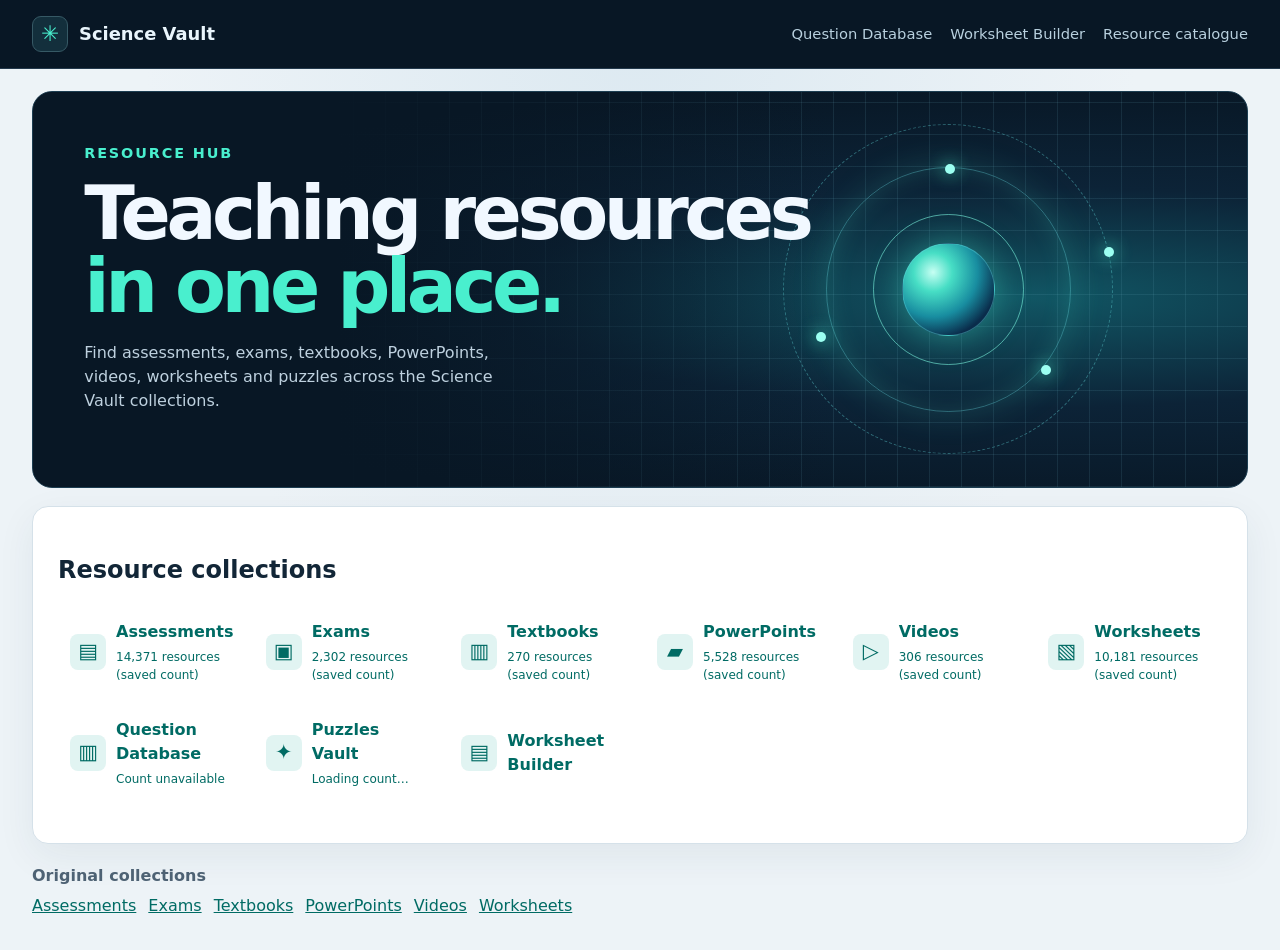
<file: index.html>
<!doctype html>
<html lang="en-AU">
<head>
<meta charset="utf-8">
<meta name="viewport" content="width=device-width, initial-scale=1">
<meta name="theme-color" content="#081725">
<title>Science Vault Resource Hub</title>
<link rel="stylesheet" href="style.css?v=collection-filters-2">
<script type="module" src="app.js?v=accounting-bank-127"></script>
</head>
<body>
<a class="skip" href="#catalogue">Skip to search</a>
<header class="topbar"><div class="wrap topbar-inner">
<a class="brand" href="./"><span class="brand-mark" aria-hidden="true">✳</span><span>Science Vault</span></a>
<nav class="top-nav" aria-label="Main navigation"><a class="top-link" href="questions.html">Question Database</a><a class="top-link" href="worksheet-builder.html">Worksheet Builder</a><a class="top-link" href="#catalogue">Resource catalogue</a></nav>
</div></header>
<main class="wrap">
<section class="intro">
  <div class="intro-copy">
    <p class="eyebrow">Resource Hub</p>
    <h1>Teaching resources<br><span>in one place.</span></h1>
    <p class="intro-description">Find assessments, exams, textbooks, PowerPoints, videos, worksheets and puzzles across the Science Vault collections.</p>
    </div>
  <div class="orbit" aria-hidden="true"><div class="orbit-ring outer"></div><div class="orbit-ring middle"></div><div class="orbit-ring inner"></div><div class="orbit-core"></div><i></i><i></i><i></i><i></i></div>
</section>
<section id="catalogue" class="catalogue" aria-labelledby="collection-heading"><h2 id="collection-heading">Resource collections</h2><nav id="collections" aria-label="Resource collections"></nav></section>

<footer><p>Original collections</p><div id="sources"></div></footer>
</main>

</body>
</html>
</file>
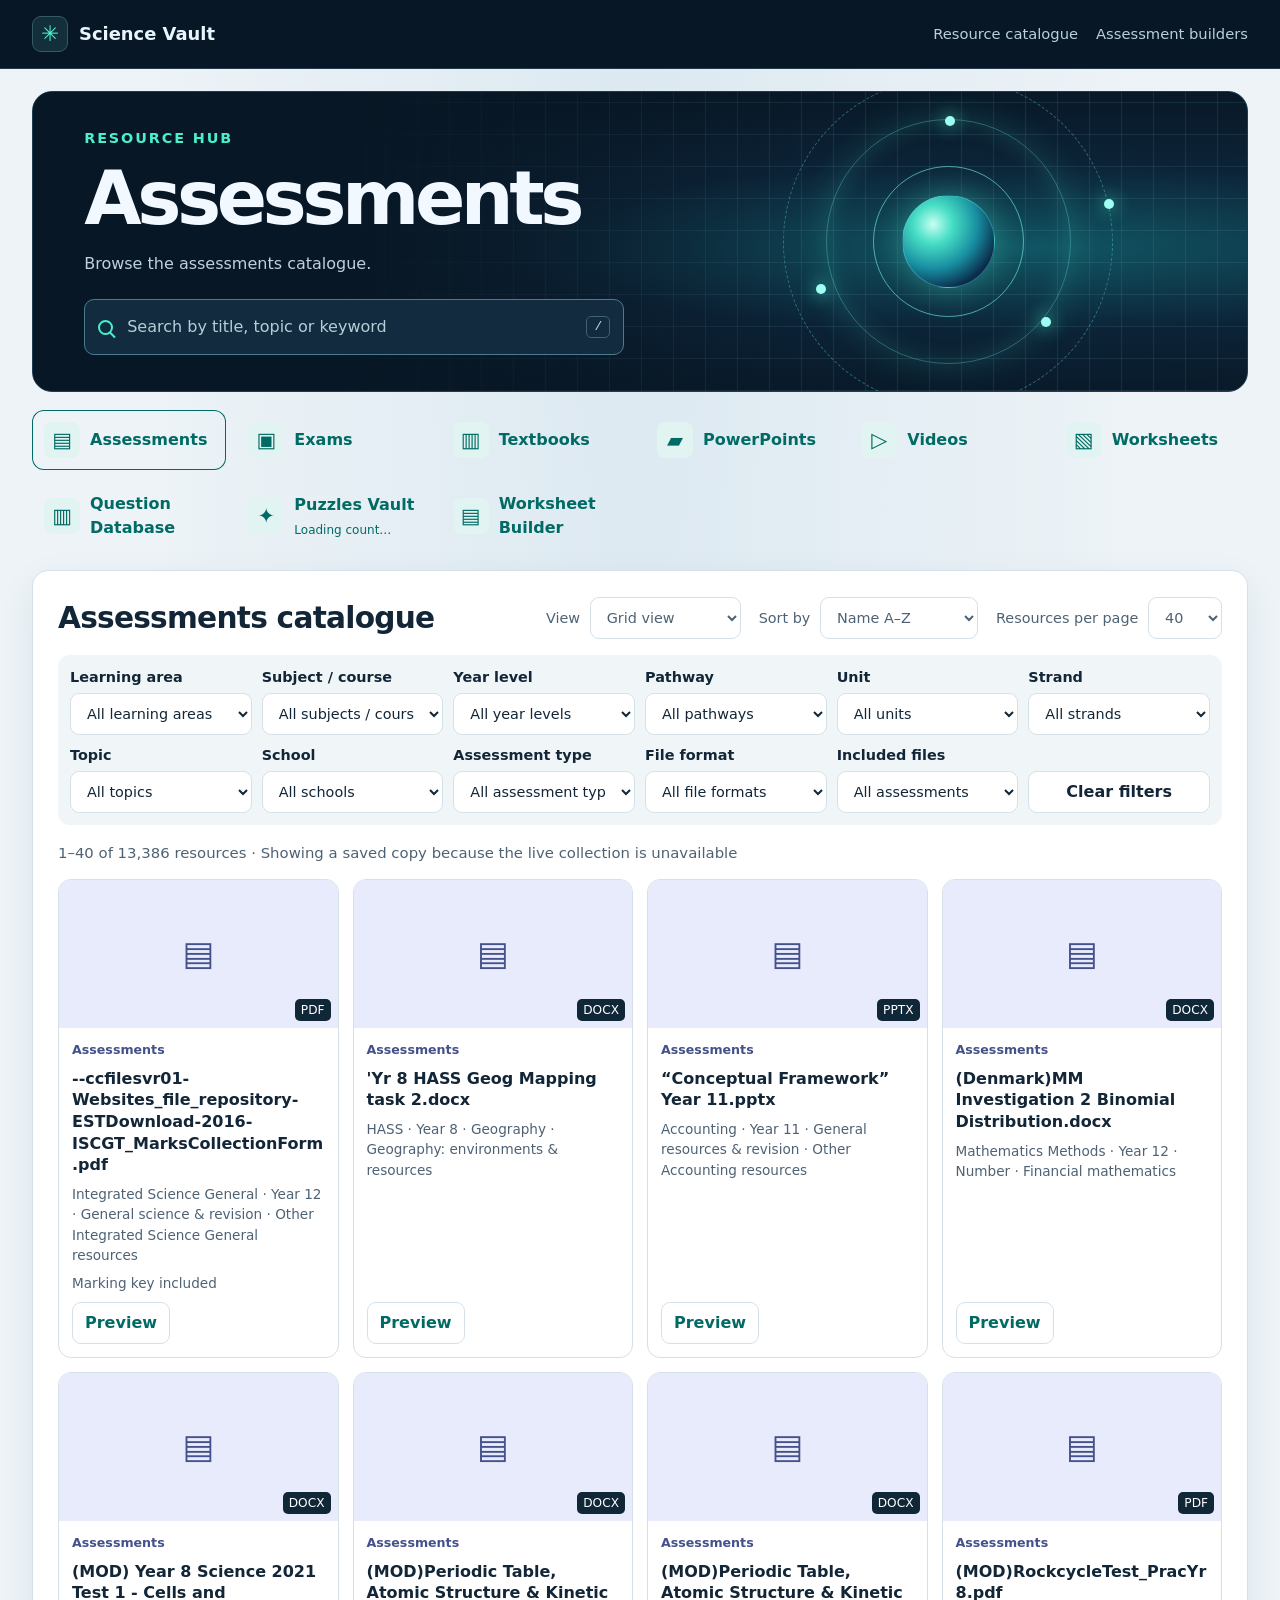
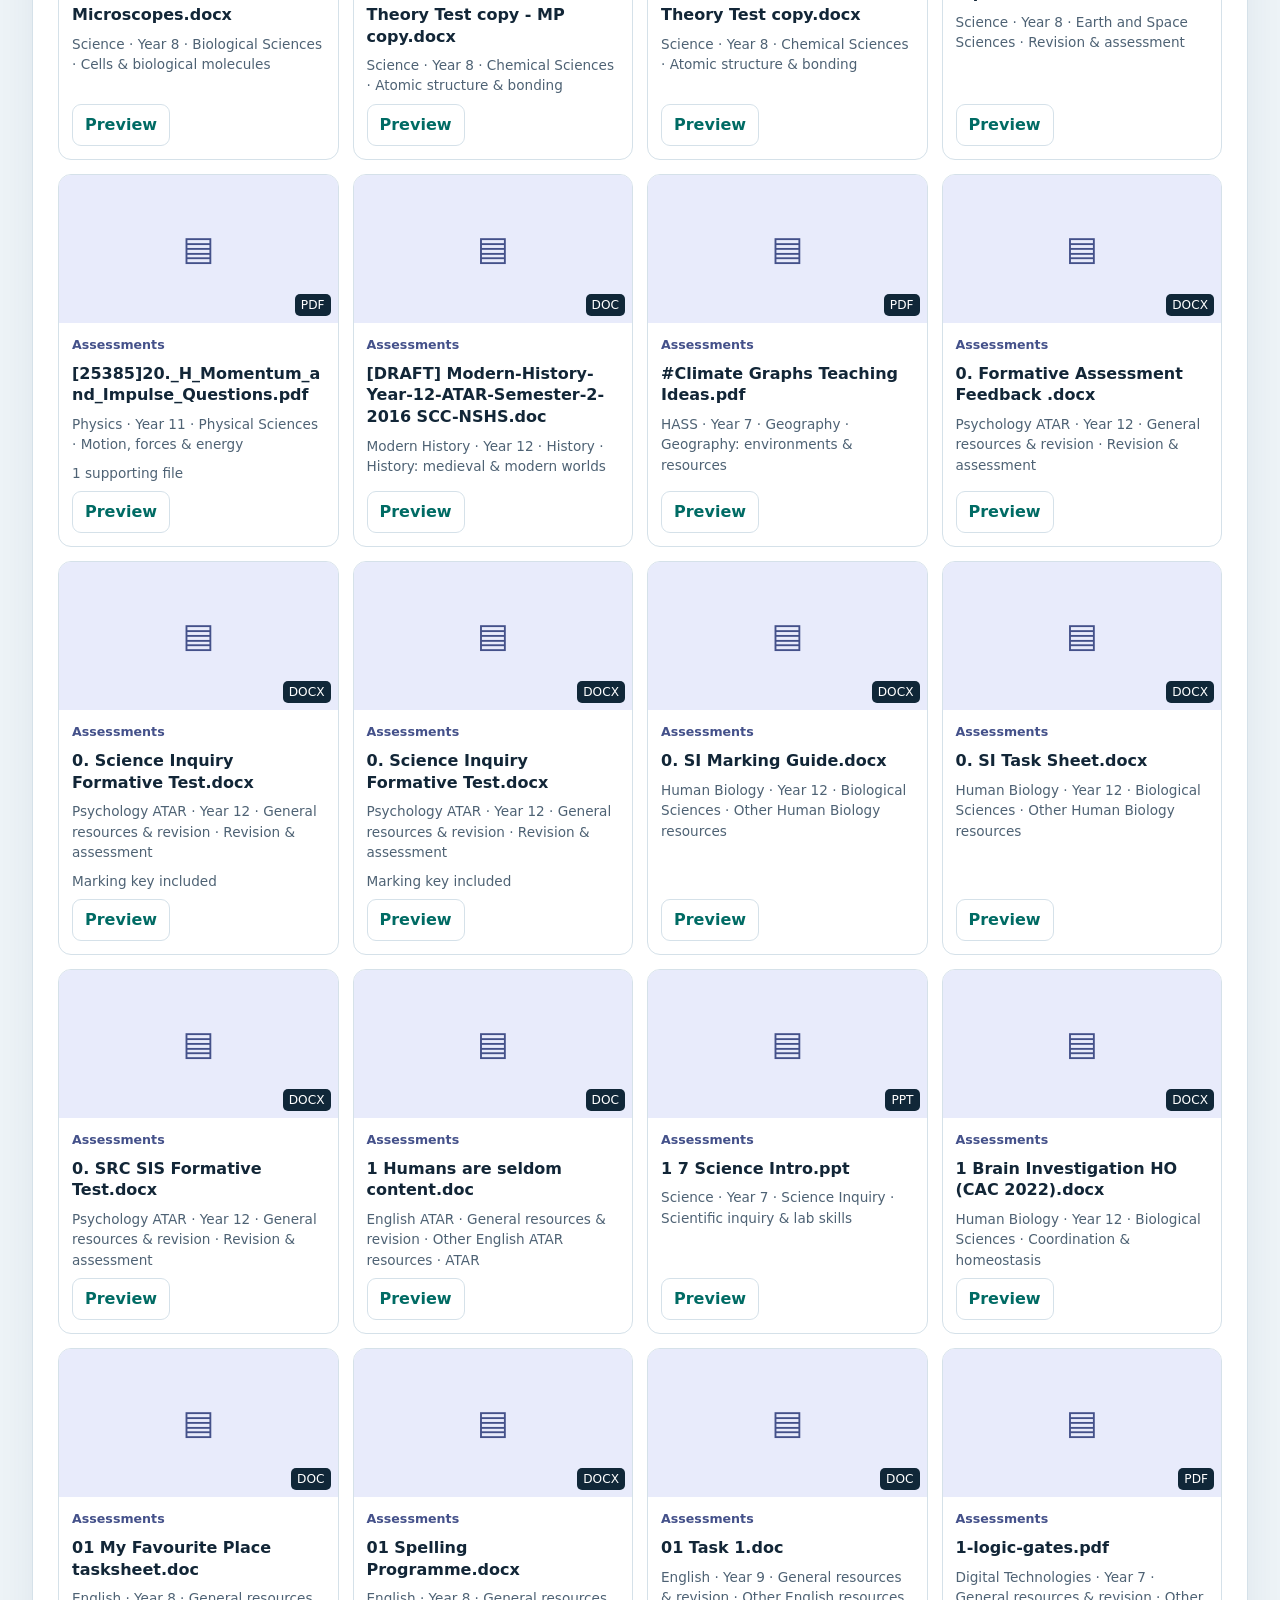
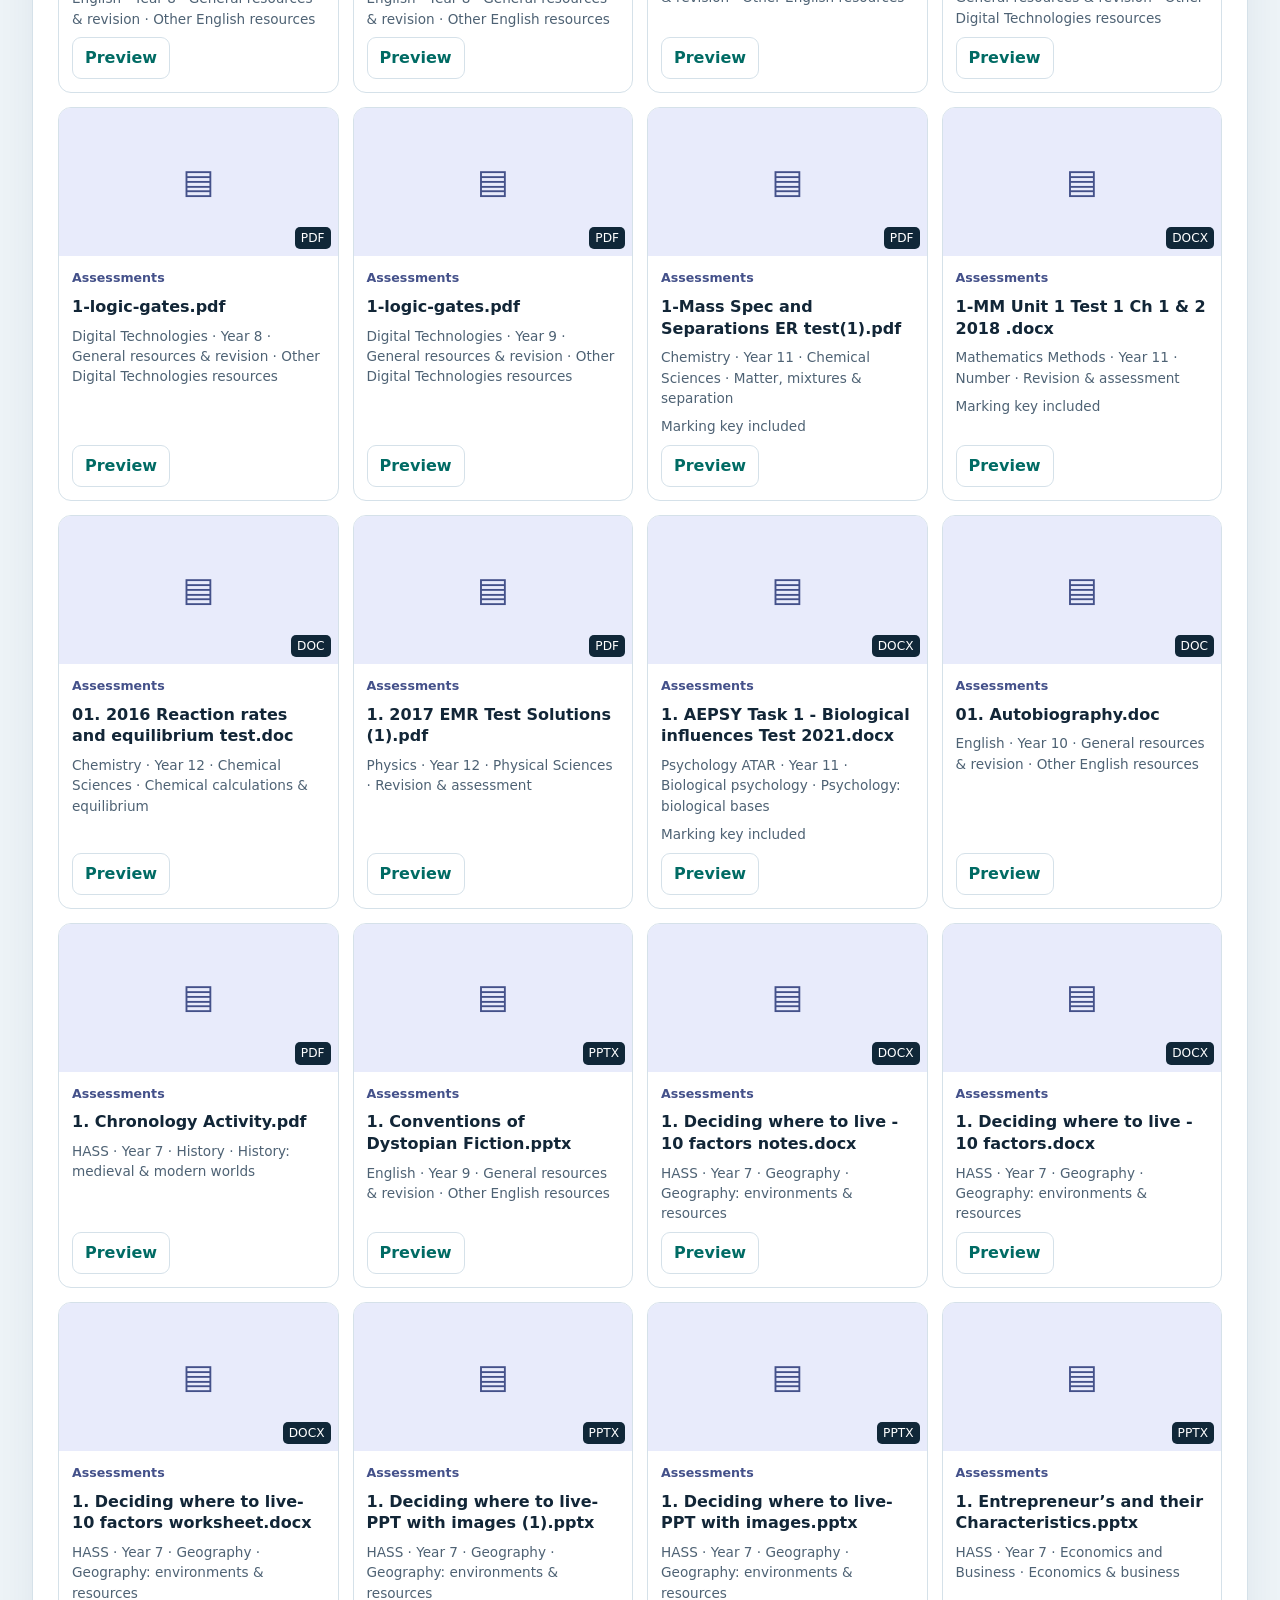
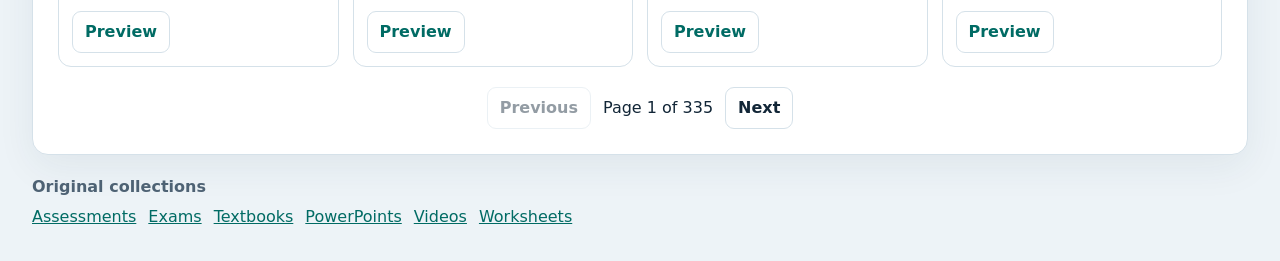
<file: assessments.html>
<!doctype html>
<html lang="en-AU">
<head>
<meta charset="utf-8">
<meta name="viewport" content="width=device-width, initial-scale=1">
<meta name="theme-color" content="#081725">
<title>Assessments · Science Vault Resource Hub</title>
<link rel="stylesheet" href="style.css?v=collection-filters-2">
<script type="module" src="app.js?v=catalogue-refresh-1"></script>
<style>
.ppt-tree{background:#fff;color:#122637;border:1px solid #d5e1e9;border-radius:12px;padding:16px 10px 22px;width:100%}
.ppt-tree-heading{display:flex;align-items:baseline;gap:15px;padding:0 12px 12px}
.ppt-tree-heading strong{font-size:1.4rem}
.ppt-tree-count{font-size:.85rem;color:#4e6274}
.ppt-tree-content{overflow-x:auto}
.ppt-tree-line{--tree-depth:0;display:flex;align-items:center;gap:10px;min-height:32px;padding:2px 12px 2px calc(12px + var(--tree-depth)*23px);font-size:.94rem}
.ppt-tree-line:hover{background:#edf3f7}
.ppt-tree-toggle{min-height:27px;display:inline-flex;align-items:center;gap:8px;padding:1px 4px;background:transparent;border:0;color:#006b64;font-weight:400;text-align:left}
.ppt-tree-toggle:hover{background:#eaf8f5}
.ppt-tree-chevron{width:12px;color:#4e6274}
.ppt-tree-filename{color:#006b64;overflow-wrap:anywhere}
.ppt-tree-file-icon{margin-left:19px}
.ppt-tree-action{min-height:26px;padding:2px 10px;background:#006b64;border:0;border-radius:4px;color:white;font-size:.78rem}
.ppt-tree-download{font-size:1.3rem;color:#006b64;text-decoration:none;padding:0 5px}
.ppt-tree-empty{padding:10px 16px;color:#4e6274}
body:has(#viewMode option[value="directory"]:checked) main.wrap{width:calc(100% - 32px);max-width:none}
body:has(#viewMode option[value="directory"]:checked) #results{width:100%;max-width:none;display:block}
@media(max-width:720px){body:has(#viewMode option[value="directory"]:checked) main.wrap{width:calc(100% - 16px)}}
</style>
</head>
<body data-collection="assessments">
<a class="skip" href="#query">Skip to search</a>
<header class="topbar"><div class="wrap topbar-inner">
<a class="brand" href="./"><span class="brand-mark" aria-hidden="true">✳</span><span>Science Vault</span></a>
<nav class="top-nav" aria-label="Main navigation"><a class="top-link" href="#catalogue">Resource catalogue</a><a class="top-link" href="./#assessment-builders">Assessment builders</a></nav>
</div></header>
<main class="wrap">
<section class="intro">
  <div class="intro-copy">
    <p class="eyebrow">Resource Hub</p>
    <h1>Assessments</h1>
    <p class="intro-description">Browse the assessments catalogue.</p>
    <div class="search-box">
      <span class="search-icon" aria-hidden="true"></span>
      <input aria-label="Search resources" id="query" type="search" placeholder="Search by title, topic or keyword">
      <kbd aria-hidden="true">/</kbd>
    </div>
  </div>
  <div class="orbit" aria-hidden="true"><div class="orbit-ring outer"></div><div class="orbit-ring middle"></div><div class="orbit-ring inner"></div><div class="orbit-core"></div><i></i><i></i><i></i><i></i></div>
</section>
<nav id="collections" aria-label="Resource collections"></nav>
<section class="catalogue" id="catalogue" aria-labelledby="catalogue-title">
<div class="catalogue-head"><h2 id="catalogue-title">Assessments catalogue</h2><div class="catalogue-options"><label class="sort">View <select id="viewMode" aria-label="Assessments display mode"><option value="grid">Grid view</option><option value="directory">Directory view</option></select></label><label class="sort">Sort by <select id="sort"><option value="title">Name A–Z</option><option value="newest">Recently added</option><option value="school">School A–Z</option></select></label><label class="sort">Resources per page <select id="pageSize"><option>20</option><option selected>40</option><option>60</option><option>100</option></select></label></div></div>
<div class="filters">
<label>Learning area<select id="area" data-all="All learning areas"><option value="">All learning areas</option></select></label>
<label>Subject / course<select id="subject" data-all="All subjects / courses"><option value="">All subjects / courses</option></select></label>
<label>Year level<select id="year" data-all="All year levels"><option value="">All year levels</option></select></label>
<label>Pathway<select id="pathway" data-all="All pathways"><option value="">All pathways</option></select></label>
<label>Unit<select id="unit" data-all="All units"><option value="">All units</option></select></label>
<label>Strand<select id="strand" data-all="All strands"><option value="">All strands</option></select></label>
<label>Topic<select id="topic" data-all="All topics"><option value="">All topics</option></select></label>
<label>School<select id="school" data-all="All schools"><option value="">All schools</option></select></label>
<label>Assessment type<select id="assessmentTypes" data-all="All assessment types"><option value="">All assessment types</option></select></label>
<label>File format<select id="fileFormats" data-all="All file formats"><option value="">All file formats</option></select></label>
<label>Included files<select id="materials" data-all="All assessments"><option value="">All assessments</option></select></label>
<button id="clear" type="button">Clear filters</button>
</div>
<div class="results-bar"><p id="status" role="status">Loading catalogue…</p></div>
<div id="results"></div>
<nav id="pages" aria-label="Results pages"></nav>
</section>
<footer><p>Original collections</p><div id="sources"></div></footer>
</main>
<dialog id="detail" aria-labelledby="detail-title"><div class="dialog-head"><h2 id="detail-title"></h2><form method="dialog"><button aria-label="Close preview">Close</button></form></div><p id="detail-meta"></p><div id="actions"></div><div id="preview"></div><section id="related-files" hidden></section></dialog>
</body>
</html>
</file>
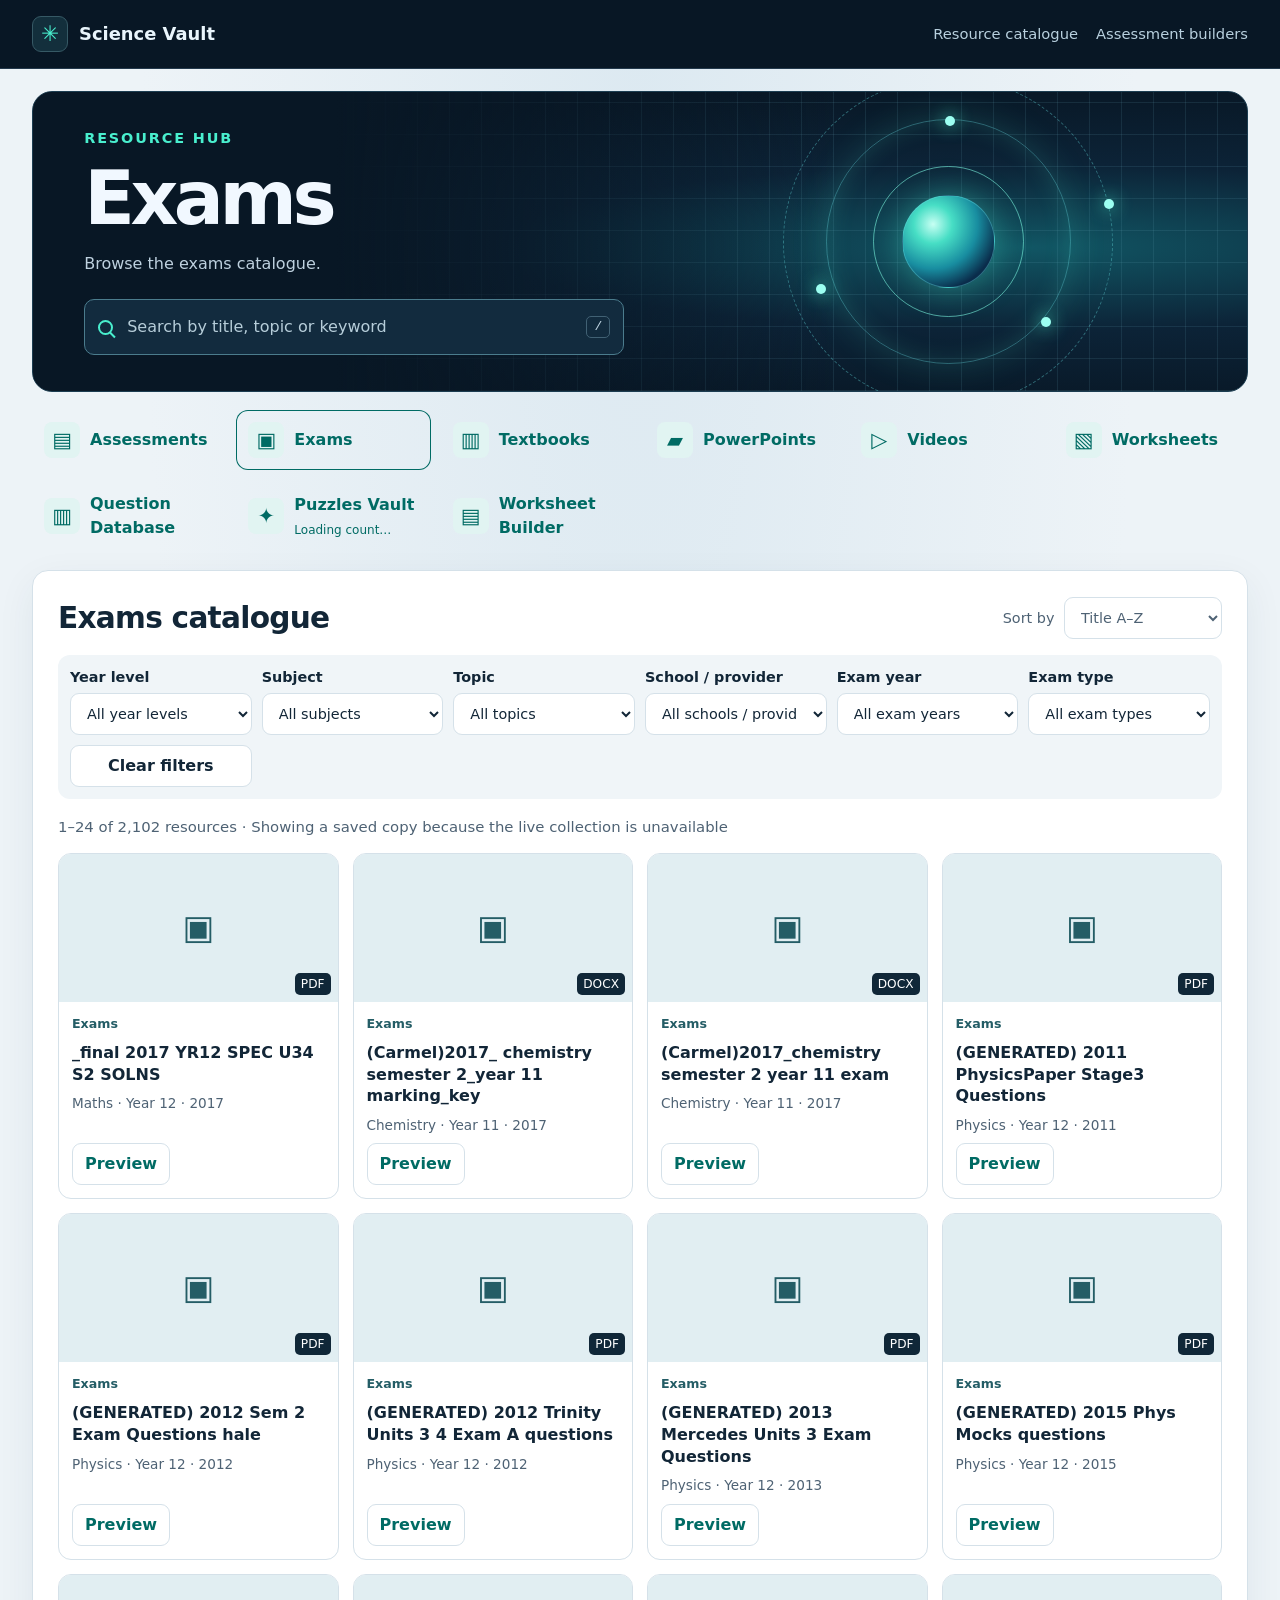
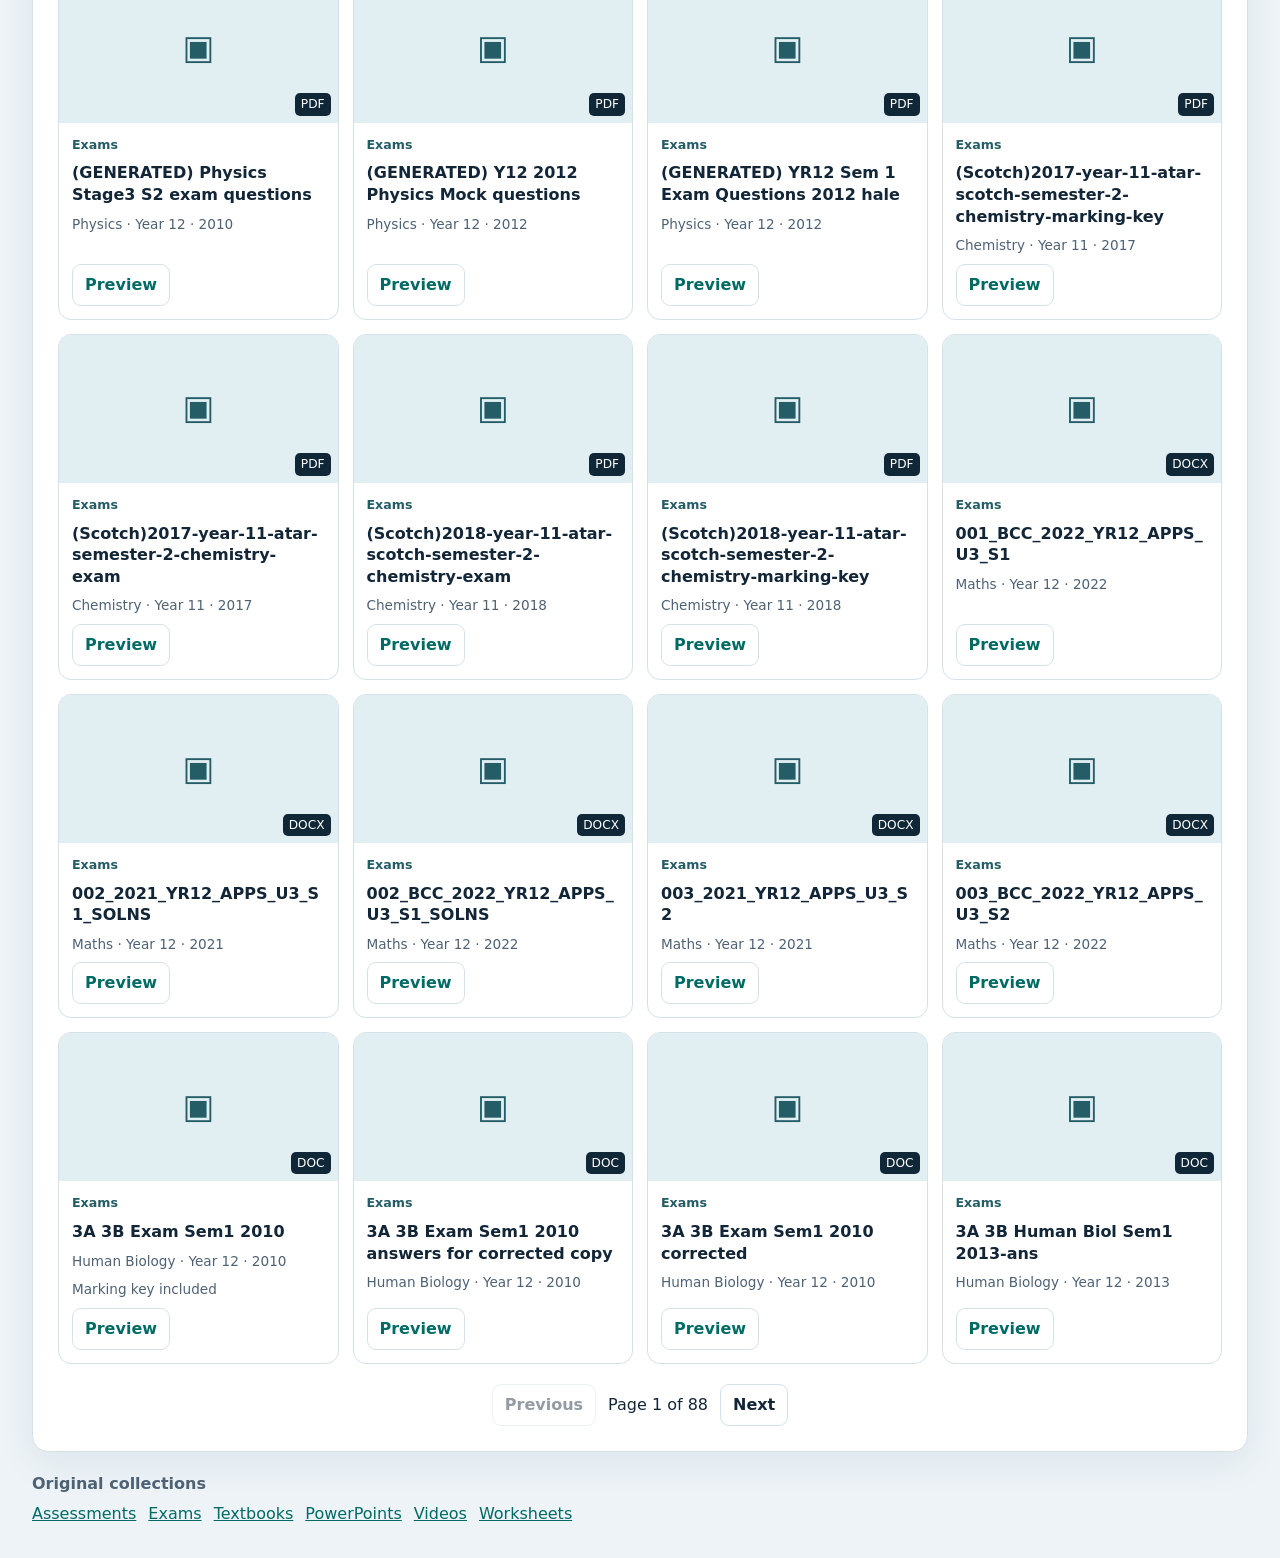
<file: exams.html>
<!doctype html>
<html lang="en-AU">
<head>
<meta charset="utf-8">
<meta name="viewport" content="width=device-width, initial-scale=1">
<meta name="theme-color" content="#081725">
<title>Exams · Science Vault Resource Hub</title>
<link rel="stylesheet" href="style.css?v=collection-filters-2">
<script type="module" src="app.js?v=catalogue-refresh-1"></script>
</head>
<body data-collection="exams">
<a class="skip" href="#query">Skip to search</a>
<header class="topbar"><div class="wrap topbar-inner">
<a class="brand" href="./"><span class="brand-mark" aria-hidden="true">✳</span><span>Science Vault</span></a>
<nav class="top-nav" aria-label="Main navigation"><a class="top-link" href="#catalogue">Resource catalogue</a><a class="top-link" href="./#assessment-builders">Assessment builders</a></nav>
</div></header>
<main class="wrap">
<section class="intro">
  <div class="intro-copy">
    <p class="eyebrow">Resource Hub</p>
    <h1>Exams</h1>
    <p class="intro-description">Browse the exams catalogue.</p>
    <div class="search-box">
      <span class="search-icon" aria-hidden="true"></span>
      <input aria-label="Search resources" id="query" type="search" placeholder="Search by title, topic or keyword">
      <kbd aria-hidden="true">/</kbd>
    </div>
  </div>
  <div class="orbit" aria-hidden="true"><div class="orbit-ring outer"></div><div class="orbit-ring middle"></div><div class="orbit-ring inner"></div><div class="orbit-core"></div><i></i><i></i><i></i><i></i></div>
</section>
<nav id="collections" aria-label="Resource collections"></nav>
<section class="catalogue" id="catalogue" aria-labelledby="catalogue-title">
<div class="catalogue-head"><h2 id="catalogue-title">Exams catalogue</h2><div class="catalogue-options"><label class="sort">Sort by <select id="sort"><option value="title">Title A–Z</option><option value="newest">Recently added</option><option value="year">Year level</option></select></label></div></div>
<div class="filters">
<label>Year level<select id="year" data-all="All year levels"><option value="">All year levels</option></select></label>
<label>Subject<select id="subject" data-all="All subjects"><option value="">All subjects</option></select></label>
<label>Topic<select id="topic" data-all="All topics"><option value="">All topics</option></select></label>
<label>School / provider<select id="school" data-all="All schools / providers"><option value="">All schools / providers</option></select></label>
<label>Exam year<select id="examYear" data-all="All exam years"><option value="">All exam years</option></select></label>
<label>Exam type<select id="examType" data-all="All exam types"><option value="">All exam types</option></select></label>
<button id="clear" type="button">Clear filters</button>
</div>
<div class="results-bar"><p id="status" role="status">Loading catalogue…</p></div>
<div id="results"></div>
<nav id="pages" aria-label="Results pages"></nav>
</section>
<footer><p>Original collections</p><div id="sources"></div></footer>
</main>
<dialog id="detail" aria-labelledby="detail-title"><div class="dialog-head"><h2 id="detail-title"></h2><form method="dialog"><button aria-label="Close preview">Close</button></form></div><p id="detail-meta"></p><div id="actions"></div><div id="preview"></div><section id="related-files" hidden></section></dialog>
</body>
</html>
</file>
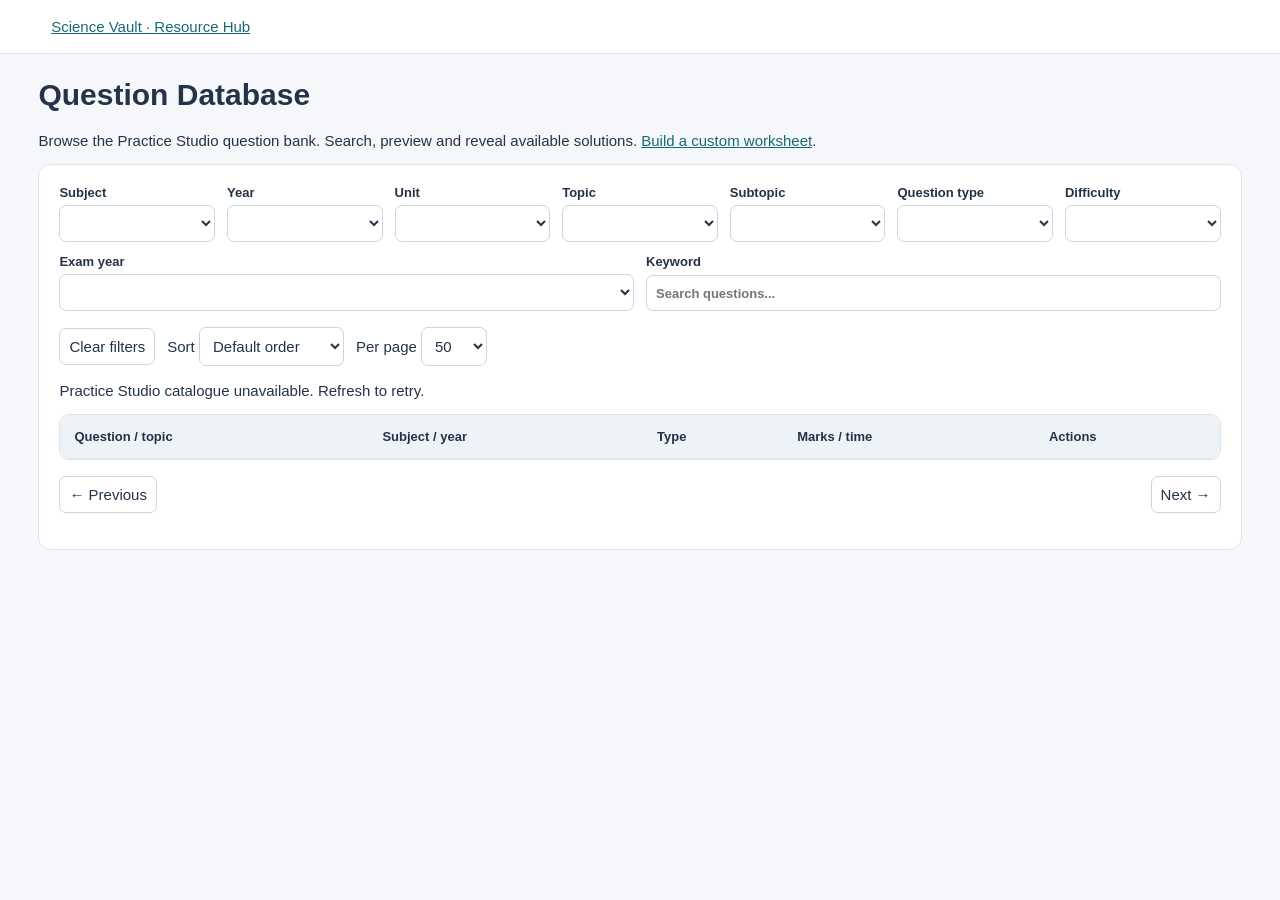
<file: questions.html>
<!doctype html><html lang="en-AU"><head><meta charset="utf-8"><meta name="viewport" content="width=device-width,initial-scale=1"><title>Question Database · Science Vault</title><style>body{font:15px Arial,sans-serif;margin:0;background:#f5f7fa;color:#243347}header{background:#fff;border-bottom:1px solid #dce4eb;padding:18px 4%}main{margin:24px auto;width:94%;max-width:1800px}a{color:#176a75}section{background:white;padding:20px;border:1px solid #dce4eb;border-radius:12px}.qfilters{display:flex;flex-wrap:wrap;gap:12px}.qfilters label{display:grid;gap:5px;flex:1 1 150px;font-size:13px;font-weight:bold}select,input,button{font:inherit;padding:9px;border:1px solid #cbd5df;border-radius:7px;background:white;color:inherit}button{cursor:pointer}button:disabled{opacity:.5;cursor:default}.qactions{display:flex;gap:12px;align-items:center;flex-wrap:wrap;margin:16px 0}.scroll{overflow-x:auto;border:1px solid #dce4eb;border-radius:10px}table{width:100%;border-collapse:collapse;text-align:left;min-width:750px;font-size:13px}th{background:#eef3f7}td,th{padding:14px;border-bottom:1px solid #e3e9ef;vertical-align:top}td:first-child{width:40%}summary{cursor:pointer;font-weight:600;color:#176a75;line-height:1.6}details img{max-width:100%;height:auto}details table{min-width:0}details p{line-height:1.6}small,.qmeta{color:#64748b}#page{flex:1;text-align:center}</style><script src="https://science-vault.github.io/science-vault-wa/practice-studio-catalog.js?v=2026.11.28-aeche2020-complete"></script><script type="module" src="question-database.mjs?v=diagram-crops-1"></script></head><body><header><a href="./">Science Vault · Resource Hub</a></header><main><h1>Question Database</h1><p>Browse the Practice Studio question bank. Search, preview and reveal available solutions. <a href="worksheet-builder.html">Build a custom worksheet</a>.</p><section><div class="qfilters"><label>Subject<select id="subject"></select></label><label>Year<select id="year"></select></label><label>Unit<select id="unit"></select></label><label>Topic<select id="topic"></select></label><label>Subtopic<select id="subtopic"></select></label><label>Question type<select id="type"></select></label><label>Difficulty<select id="difficulty"></select></label><label>Exam year<select id="examYear"></select></label><label>Keyword<input id="search" type="search" placeholder="Search questions..."></label></div><div class="qactions"><button id="clear">Clear filters</button><label>Sort <select id="sort"><option value="default">Default order</option><option value="recent">Recently added</option><option value="oldest">Oldest added</option></select></label><label>Per page <select id="size"><option>20</option><option selected>50</option><option>100</option></select></label></div><p id="status" role="status">Loading Practice Studio indices…</p><div class="scroll"><table><thead><tr><th>Question / topic</th><th>Subject / year</th><th>Type</th><th>Marks / time</th><th>Actions</th></tr></thead><tbody id="questions"></tbody></table></div><div class="qactions"><button id="prev">← Previous</button><span id="page"></span><button id="next">Next →</button></div></section></main></body></html>
</file>
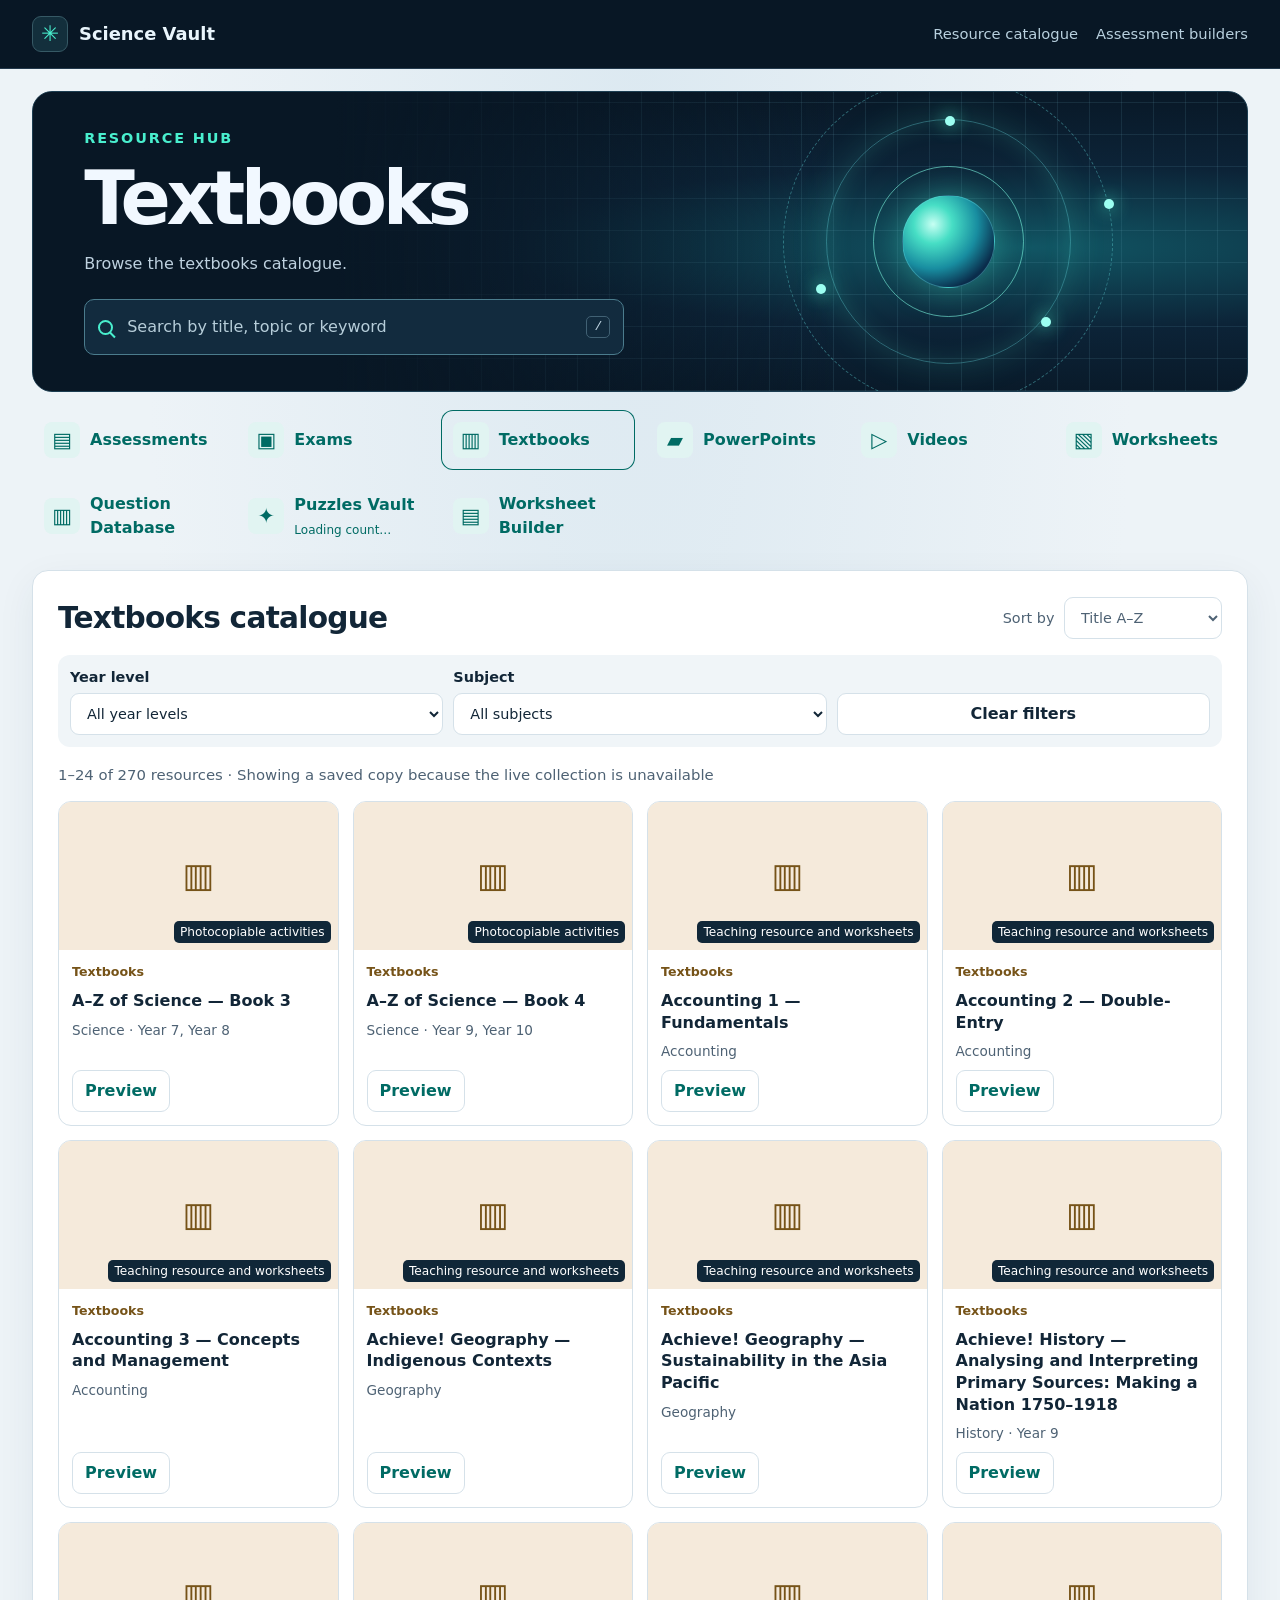
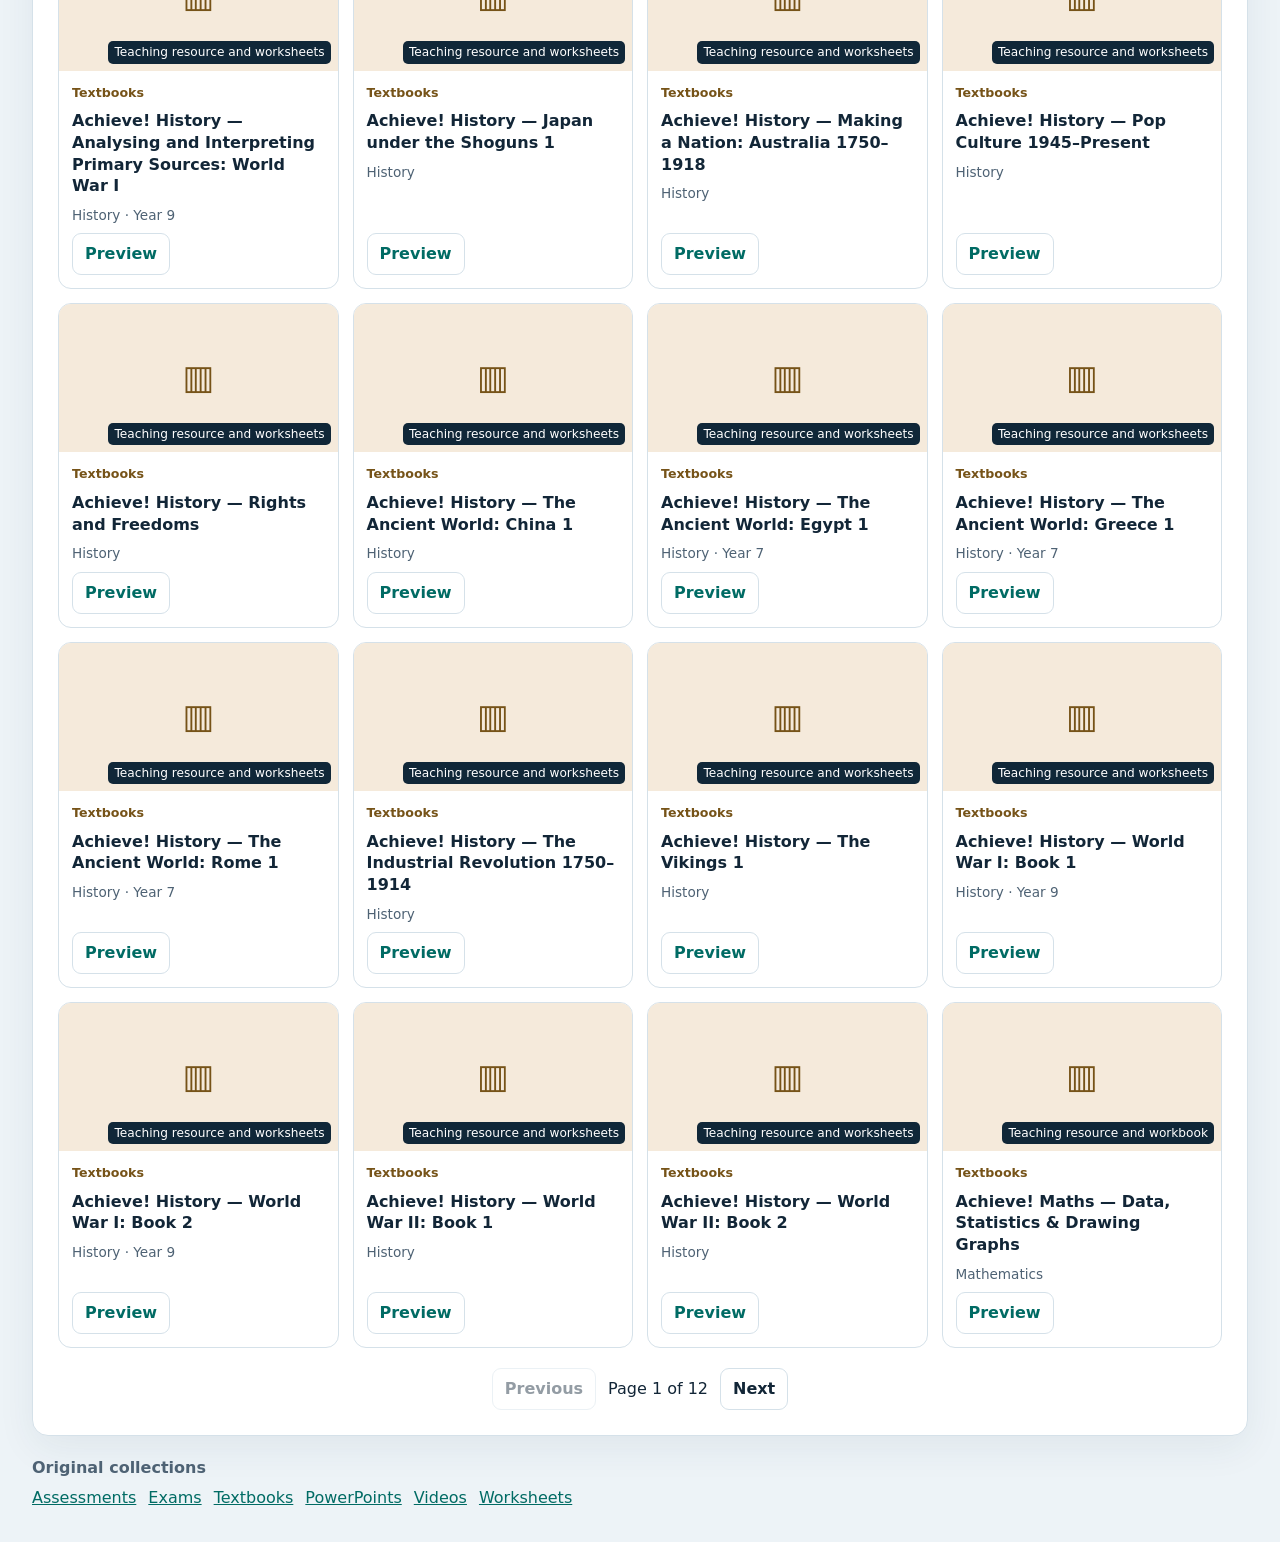
<file: textbooks.html>
<!doctype html>
<html lang="en-AU">
<head>
<meta charset="utf-8">
<meta name="viewport" content="width=device-width, initial-scale=1">
<meta name="theme-color" content="#081725">
<title>Textbooks · Science Vault Resource Hub</title>
<link rel="stylesheet" href="style.css?v=collection-filters-2">
<script type="module" src="app.js?v=catalogue-refresh-1"></script>
</head>
<body data-collection="textbooks">
<a class="skip" href="#query">Skip to search</a>
<header class="topbar"><div class="wrap topbar-inner">
<a class="brand" href="./"><span class="brand-mark" aria-hidden="true">✳</span><span>Science Vault</span></a>
<nav class="top-nav" aria-label="Main navigation"><a class="top-link" href="#catalogue">Resource catalogue</a><a class="top-link" href="./#assessment-builders">Assessment builders</a></nav>
</div></header>
<main class="wrap">
<section class="intro">
  <div class="intro-copy">
    <p class="eyebrow">Resource Hub</p>
    <h1>Textbooks</h1>
    <p class="intro-description">Browse the textbooks catalogue.</p>
    <div class="search-box">
      <span class="search-icon" aria-hidden="true"></span>
      <input aria-label="Search resources" id="query" type="search" placeholder="Search by title, topic or keyword">
      <kbd aria-hidden="true">/</kbd>
    </div>
  </div>
  <div class="orbit" aria-hidden="true"><div class="orbit-ring outer"></div><div class="orbit-ring middle"></div><div class="orbit-ring inner"></div><div class="orbit-core"></div><i></i><i></i><i></i><i></i></div>
</section>
<nav id="collections" aria-label="Resource collections"></nav>
<section class="catalogue" id="catalogue" aria-labelledby="catalogue-title">
<div class="catalogue-head"><h2 id="catalogue-title">Textbooks catalogue</h2><div class="catalogue-options"><label class="sort">Sort by <select id="sort"><option value="title">Title A–Z</option><option value="newest">Recently added</option><option value="year">Year level</option></select></label></div></div>
<div class="filters">
<label>Year level<select id="year" data-all="All year levels"><option value="">All year levels</option></select></label>
<label>Subject<select id="subject" data-all="All subjects"><option value="">All subjects</option></select></label>
<button id="clear" type="button">Clear filters</button>
</div>
<div class="results-bar"><p id="status" role="status">Loading catalogue…</p></div>
<div id="results"></div>
<nav id="pages" aria-label="Results pages"></nav>
</section>
<footer><p>Original collections</p><div id="sources"></div></footer>
</main>
<dialog id="detail" aria-labelledby="detail-title"><div class="dialog-head"><h2 id="detail-title"></h2><form method="dialog"><button aria-label="Close preview">Close</button></form></div><p id="detail-meta"></p><div id="actions"></div><div id="preview"></div><section id="related-files" hidden></section></dialog>
</body>
</html>
</file>
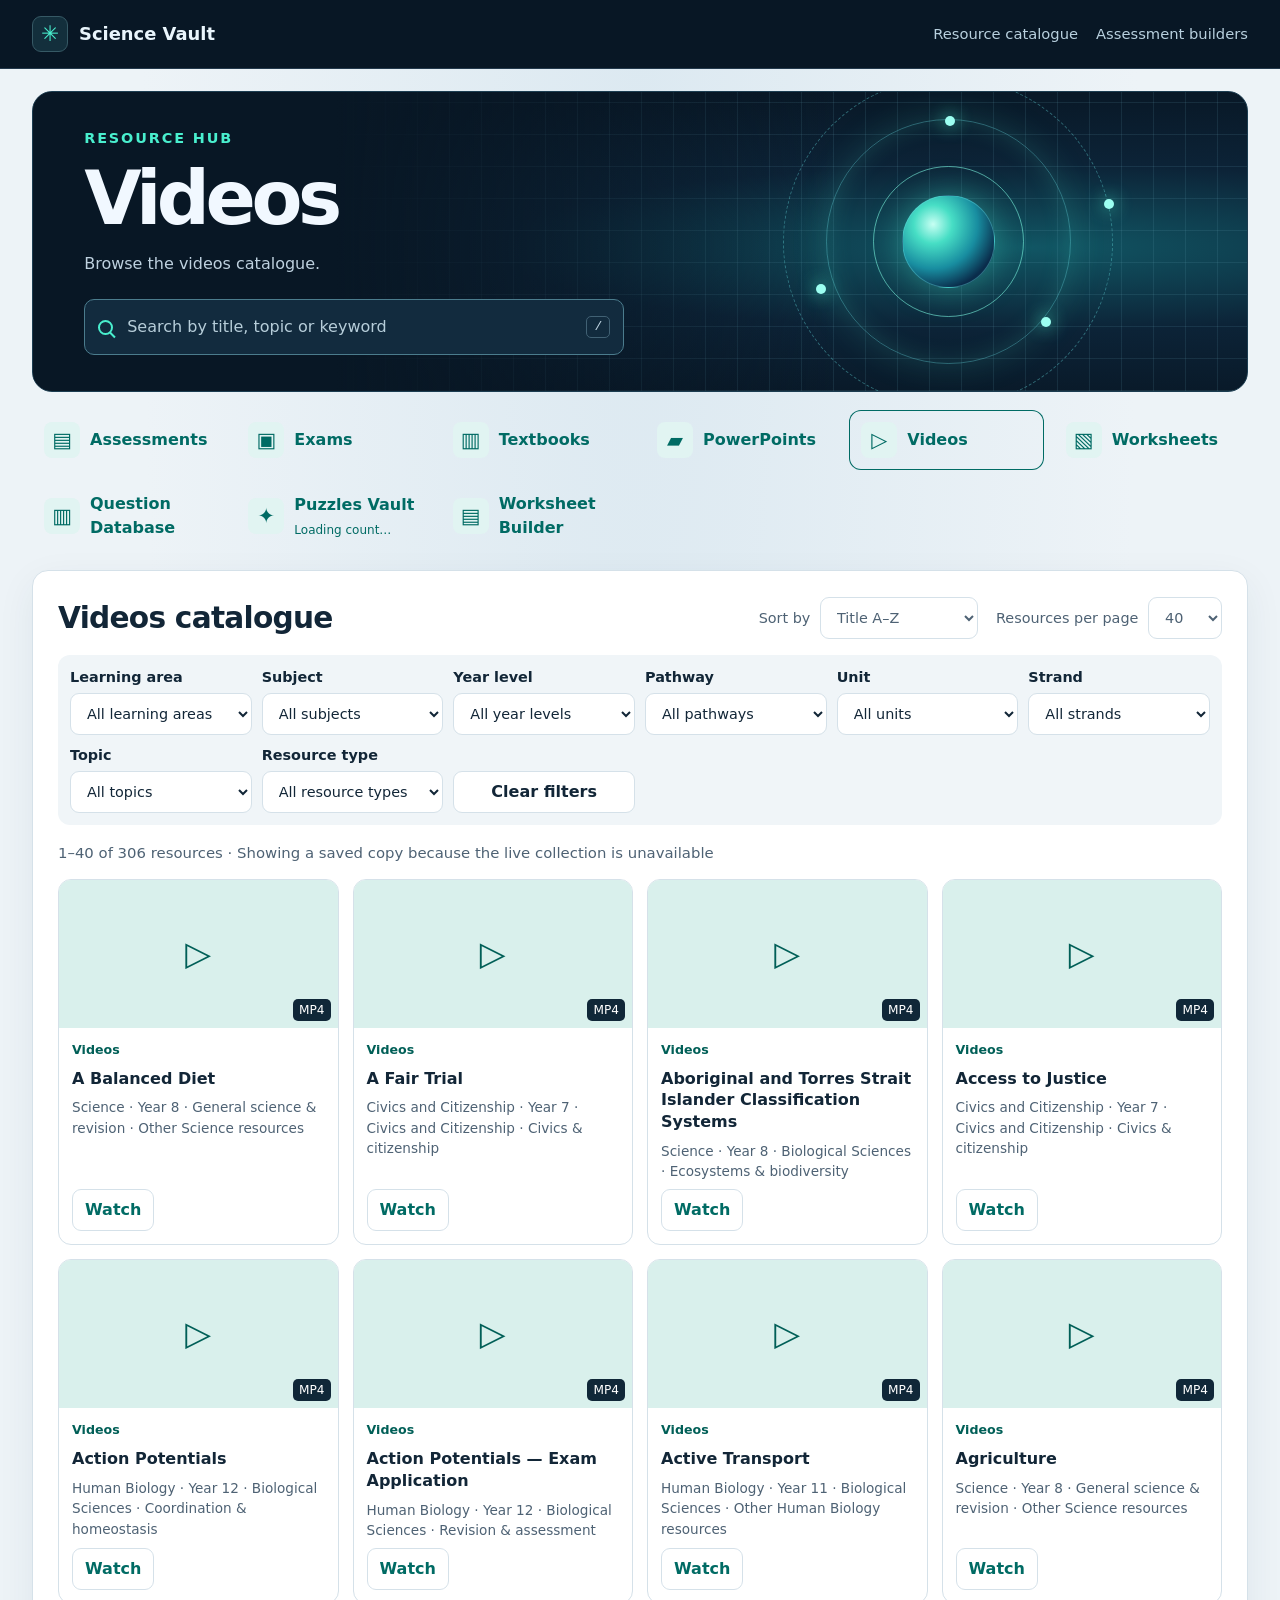
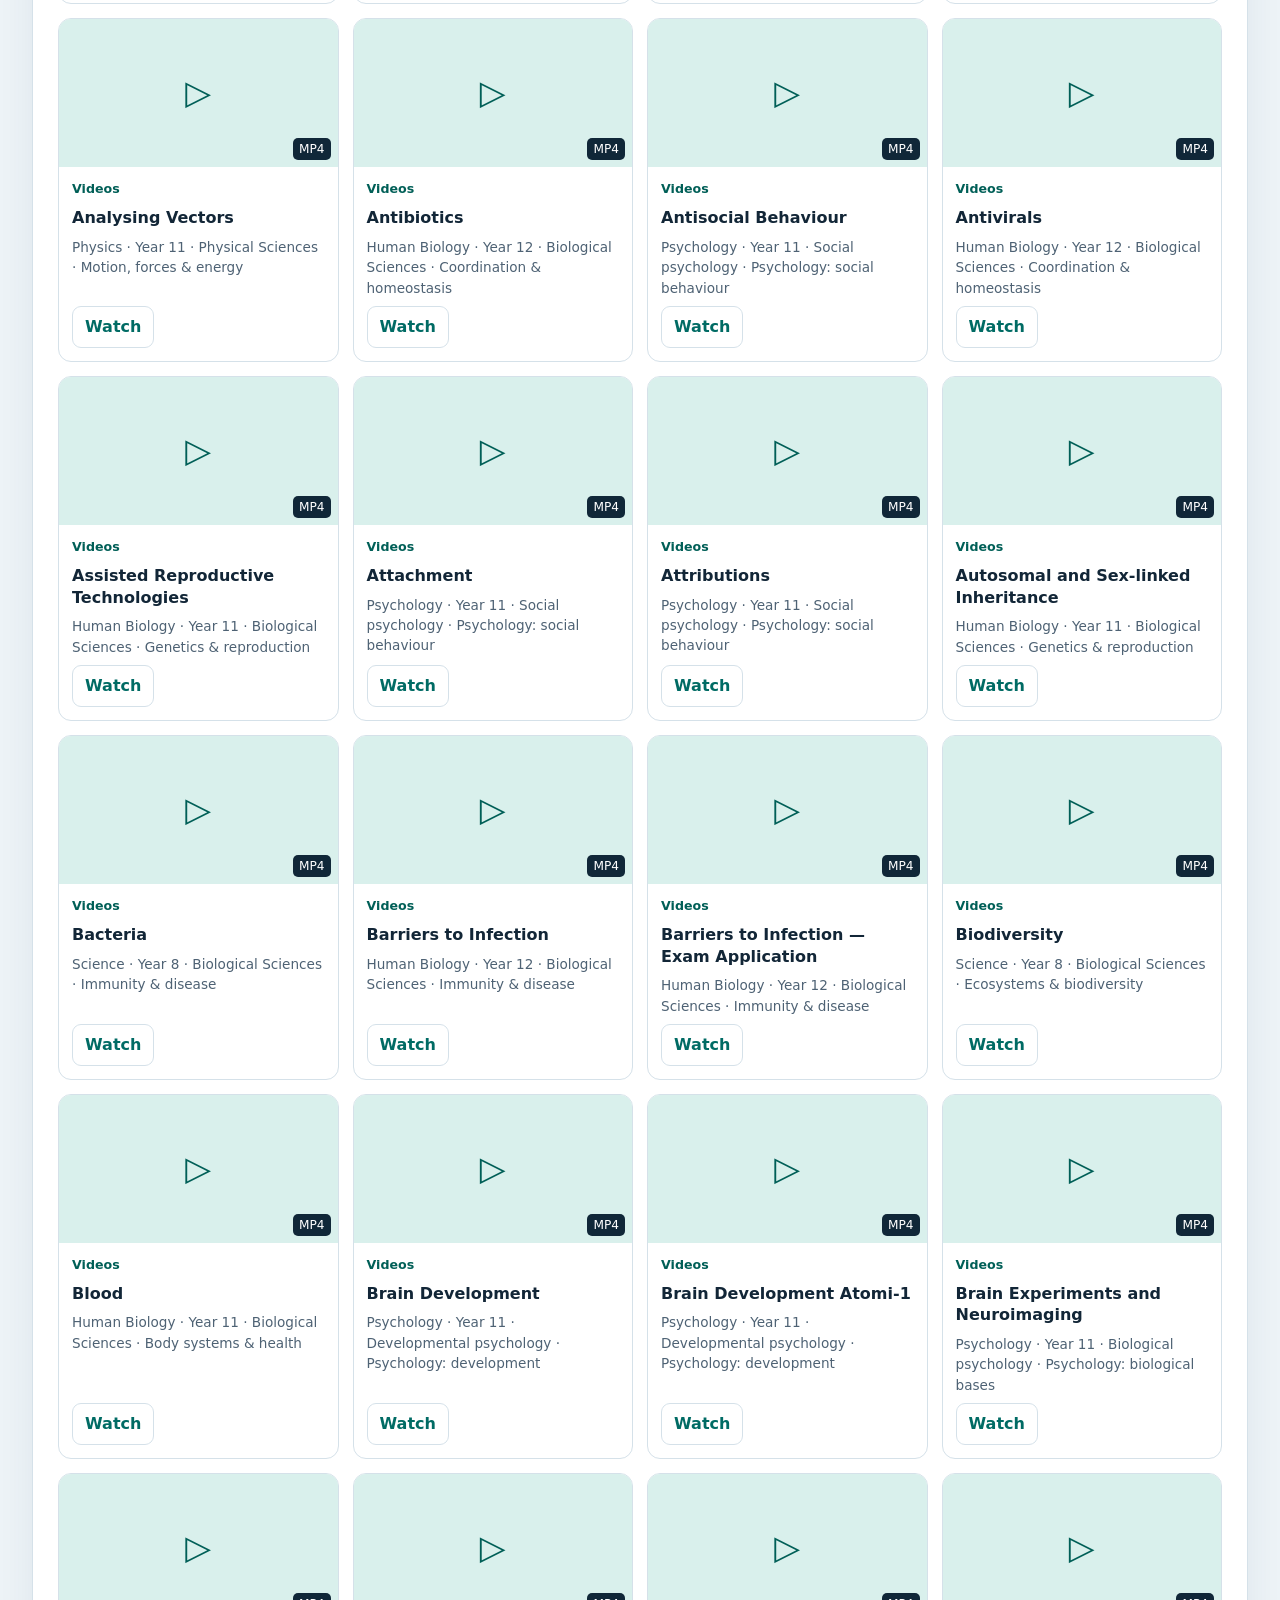
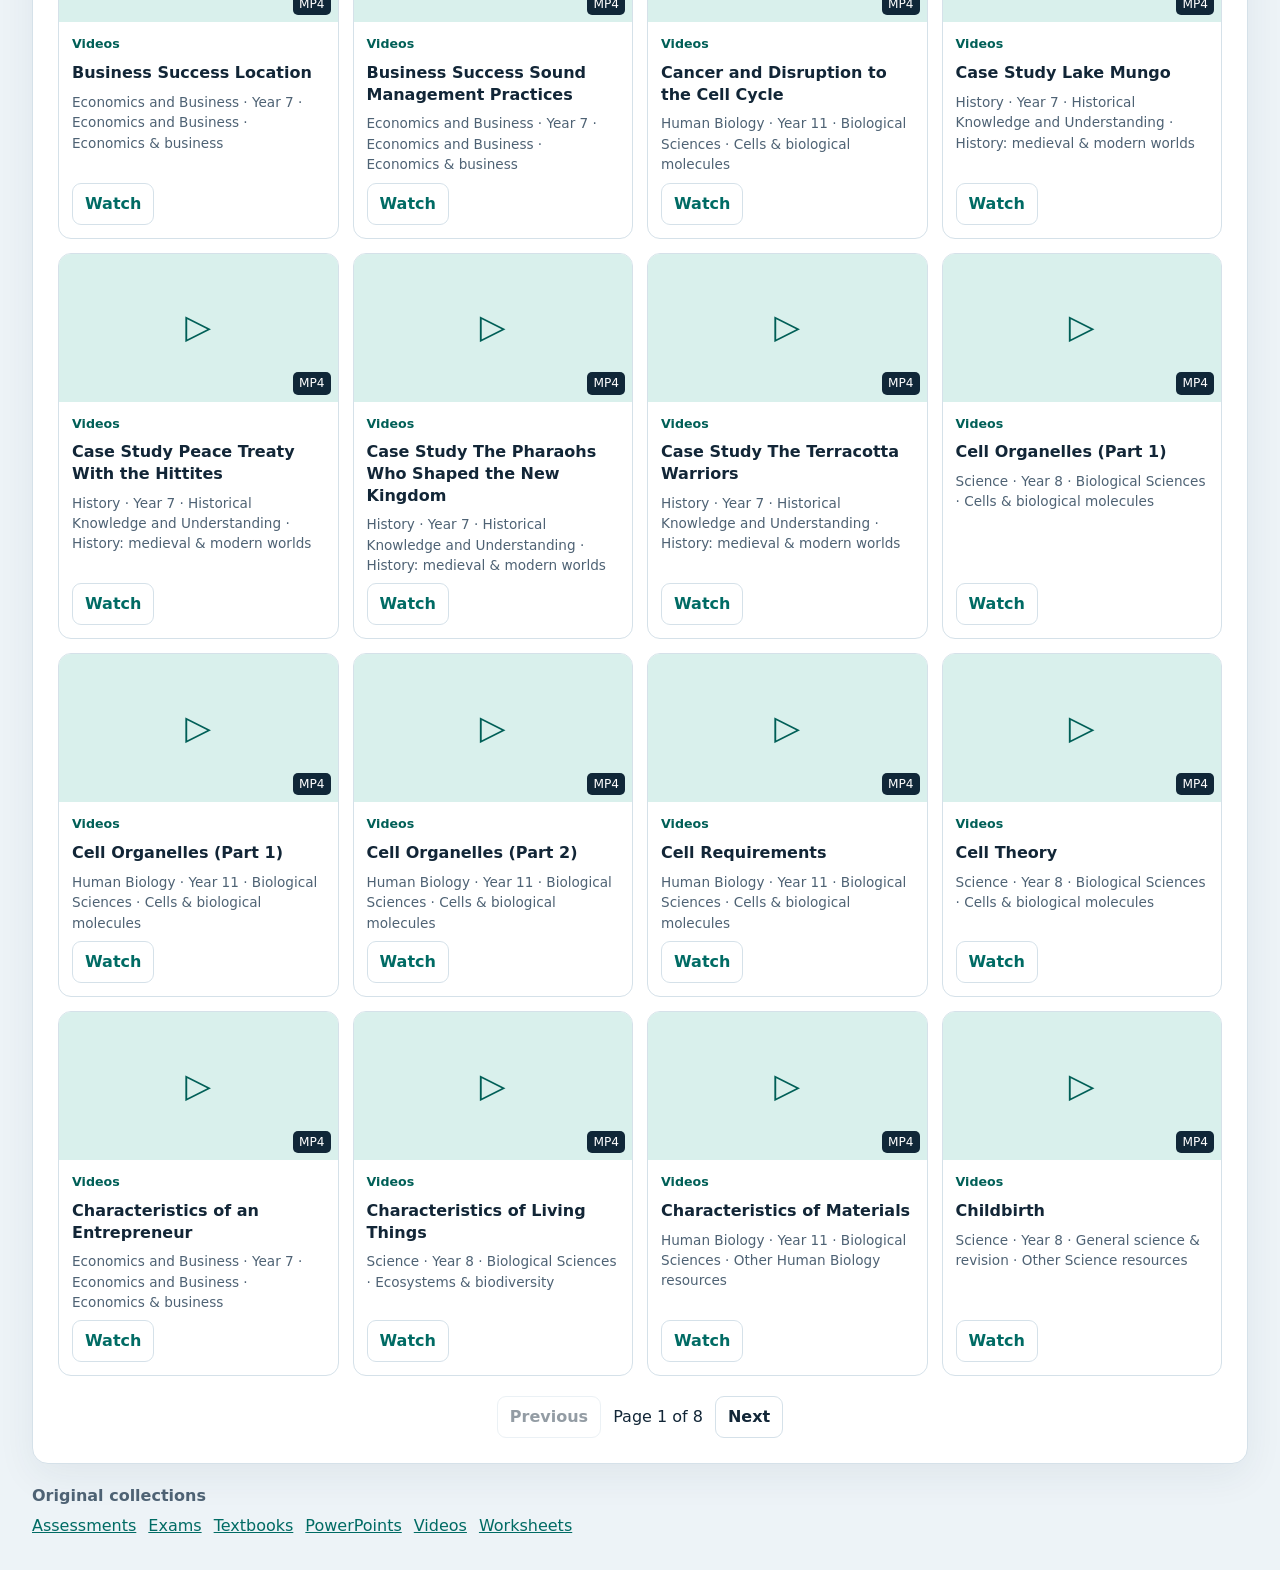
<file: videos.html>
<!doctype html>
<html lang="en-AU">
<head>
<meta charset="utf-8">
<meta name="viewport" content="width=device-width, initial-scale=1">
<meta name="theme-color" content="#081725">
<title>Videos · Science Vault Resource Hub</title>
<link rel="stylesheet" href="style.css?v=collection-filters-2">
<script type="module" src="app.js?v=catalogue-refresh-1"></script>
</head>
<body data-collection="videos">
<a class="skip" href="#query">Skip to search</a>
<header class="topbar"><div class="wrap topbar-inner">
<a class="brand" href="./"><span class="brand-mark" aria-hidden="true">✳</span><span>Science Vault</span></a>
<nav class="top-nav" aria-label="Main navigation"><a class="top-link" href="#catalogue">Resource catalogue</a><a class="top-link" href="./#assessment-builders">Assessment builders</a></nav>
</div></header>
<main class="wrap">
<section class="intro">
  <div class="intro-copy">
    <p class="eyebrow">Resource Hub</p>
    <h1>Videos</h1>
    <p class="intro-description">Browse the videos catalogue.</p>
    <div class="search-box">
      <span class="search-icon" aria-hidden="true"></span>
      <input aria-label="Search resources" id="query" type="search" placeholder="Search by title, topic or keyword">
      <kbd aria-hidden="true">/</kbd>
    </div>
  </div>
  <div class="orbit" aria-hidden="true"><div class="orbit-ring outer"></div><div class="orbit-ring middle"></div><div class="orbit-ring inner"></div><div class="orbit-core"></div><i></i><i></i><i></i><i></i></div>
</section>
<nav id="collections" aria-label="Resource collections"></nav>
<section class="catalogue" id="catalogue" aria-labelledby="catalogue-title">
<div class="catalogue-head"><h2 id="catalogue-title">Videos catalogue</h2><div class="catalogue-options"><label class="sort">Sort by <select id="sort"><option value="title">Title A–Z</option><option value="newest">Recently added</option><option value="year">Year level</option></select></label><label class="sort">Resources per page <select id="pageSize"><option>20</option><option selected>40</option><option>60</option><option>100</option></select></label></div></div>
<div class="filters">
<label>Learning area<select id="area" data-all="All learning areas"><option value="">All learning areas</option></select></label>
<label>Subject<select id="subject" data-all="All subjects"><option value="">All subjects</option></select></label>
<label>Year level<select id="year" data-all="All year levels"><option value="">All year levels</option></select></label>
<label>Pathway<select id="pathway" data-all="All pathways"><option value="">All pathways</option></select></label>
<label>Unit<select id="unit" data-all="All units"><option value="">All units</option></select></label>
<label>Strand<select id="strand" data-all="All strands"><option value="">All strands</option></select></label>
<label>Topic<select id="topic" data-all="All topics"><option value="">All topics</option></select></label>
<label>Resource type<select id="format" data-all="All resource types"><option value="">All resource types</option></select></label>
<button id="clear" type="button">Clear filters</button>
</div>
<div class="results-bar"><p id="status" role="status">Loading catalogue…</p></div>
<div id="results"></div>
<nav id="pages" aria-label="Results pages"></nav>
</section>
<footer><p>Original collections</p><div id="sources"></div></footer>
</main>
<dialog id="detail" aria-labelledby="detail-title"><div class="dialog-head"><h2 id="detail-title"></h2><form method="dialog"><button aria-label="Close preview">Close</button></form></div><p id="detail-meta"></p><div id="actions"></div><div id="preview"></div><section id="related-files" hidden></section></dialog>
</body>
</html>
</file>
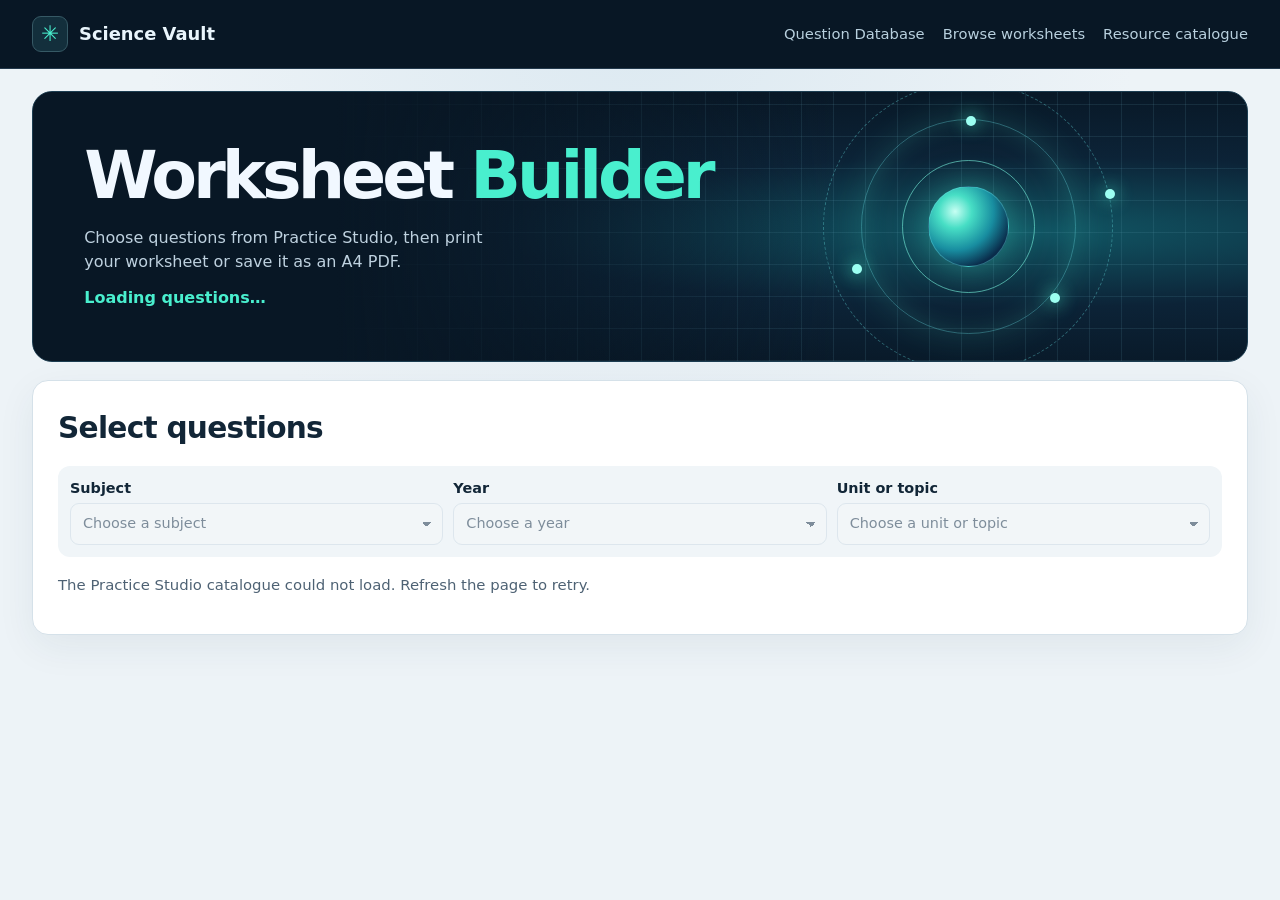
<file: worksheet-builder.html>
<!doctype html>
<html lang="en-AU">
<head>
<meta charset="utf-8">
<meta name="viewport" content="width=device-width, initial-scale=1">
<meta name="theme-color" content="#081725">
<title>Worksheet Builder · Science Vault</title>
<link rel="stylesheet" href="style.css?v=collection-filters-2">
<link rel="stylesheet" href="worksheet-builder.css?v=hub-theme-1">
<script defer src="https://science-vault.github.io/science-vault-wa/practice-studio-catalog.js?v=2026.11.28-aeche2020-complete"></script>
<script type="module" src="worksheet-builder.mjs?v=diagram-crops-1"></script>
</head>
<body>
<a class="skip" href="#builder">Skip to worksheet filters</a>
<header class="topbar"><div class="wrap topbar-inner">
  <a class="brand" href="./"><span class="brand-mark" aria-hidden="true">✳</span><span>Science Vault</span></a>
  <nav class="top-nav" aria-label="Main navigation">
    <a class="top-link" href="questions.html">Question Database</a>
    <a class="top-link" href="worksheets.html">Browse worksheets</a>
    <a class="top-link" href="./#catalogue">Resource catalogue</a>
  </nav>
</div></header>
<main class="wrap builder-main">
  <section class="intro builder-intro">
    <div class="intro-copy">
      <h1>Worksheet <span>Builder</span></h1>
      <p class="intro-description">Choose questions from Practice Studio, then print your worksheet or save it as an A4 PDF.</p>
      <p id="hero-badge-count" class="builder-bank-count">Loading questions…</p>
    </div>
    <div class="orbit" aria-hidden="true"><div class="orbit-ring outer"></div><div class="orbit-ring middle"></div><div class="orbit-ring inner"></div><div class="orbit-core"></div><i></i><i></i><i></i><i></i></div>
  </section>
  <section id="builder" class="catalogue" aria-labelledby="builder-title">
    <div class="catalogue-head"><h2 id="builder-title">Select questions</h2></div>
    <div class="filters builder-filters">
      <label>Subject<select id="scope-subject" disabled><option value="">Choose a subject</option></select></label>
      <label>Year<select id="scope-year" disabled><option value="">Choose a year</option></select></label>
      <label>Unit or topic<select id="scope-unit" disabled><option value="">Choose a unit or topic</option></select></label>
    </div>
    <div class="filters builder-filters builder-refine" id="builder-filters" hidden>
      <label>Question type<select id="filter-type"></select></label>
      <label>Marks<select id="filter-marks"></select></label>
      <label>Difficulty<select id="filter-band"></select></label>
      <label>Topic<select id="filter-outcome"></select></label>
    </div>
    <div class="results-bar" id="builder-support" role="status"></div>
    <div class="results-bar" id="builder-content" role="status">Loading the Practice Studio question bank…</div>
    <div class="gen-tree" id="builder-tree-wrap" hidden></div>
    <div class="gen-options" id="builder-options" hidden>
      <label><input type="checkbox" id="opt-answer-space" checked> Answer space</label>
      <label><input type="checkbox" id="opt-answer-key"> Answer key</label>
      <span id="selection-count" class="gen-count" aria-live="polite">0 items selected</span>
      <button type="button" class="builder-generate" id="generate-btn" disabled>Generate worksheet</button>
      <button type="button" id="download-word" disabled>Download Word</button>
      <p class="builder-note">Check the preview for shared diagrams, tables or earlier questions from the source paper before printing.</p>
    </div>
  </section>
</main>
</body>
</html>
</file>
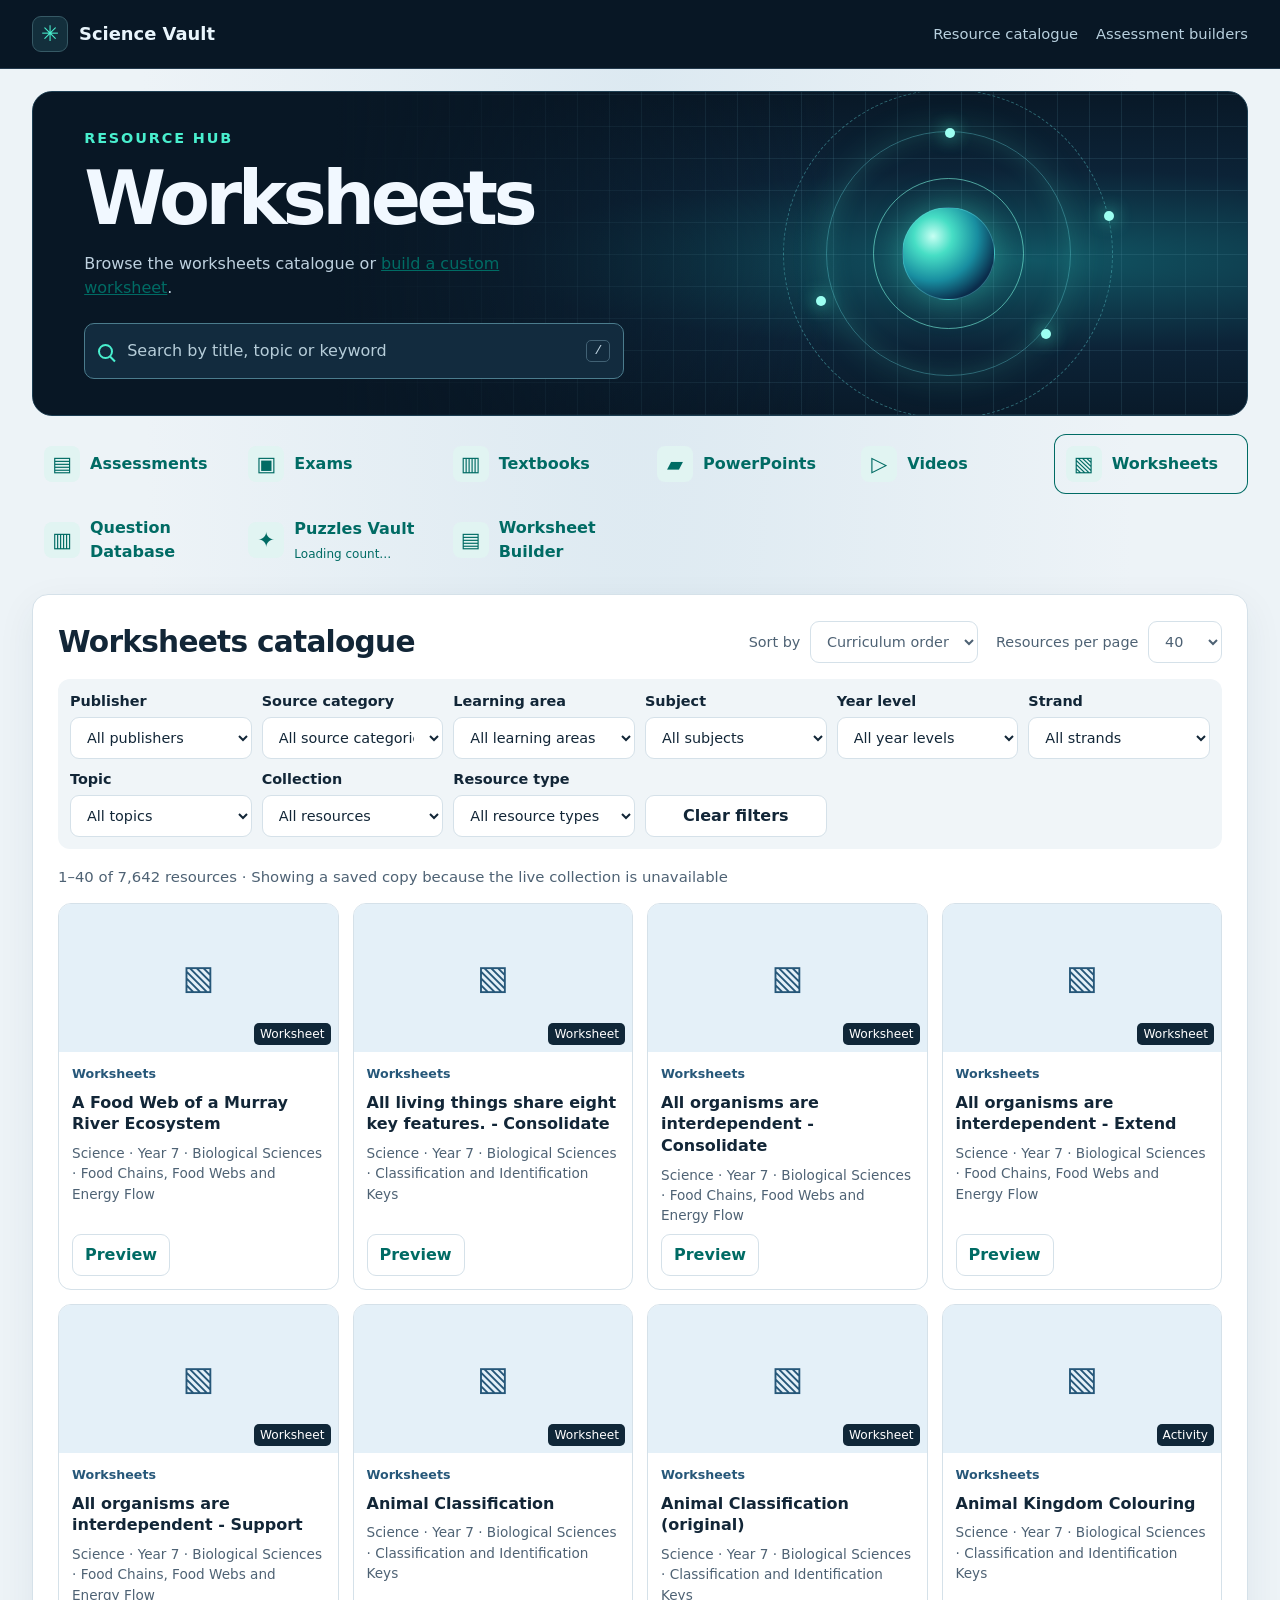
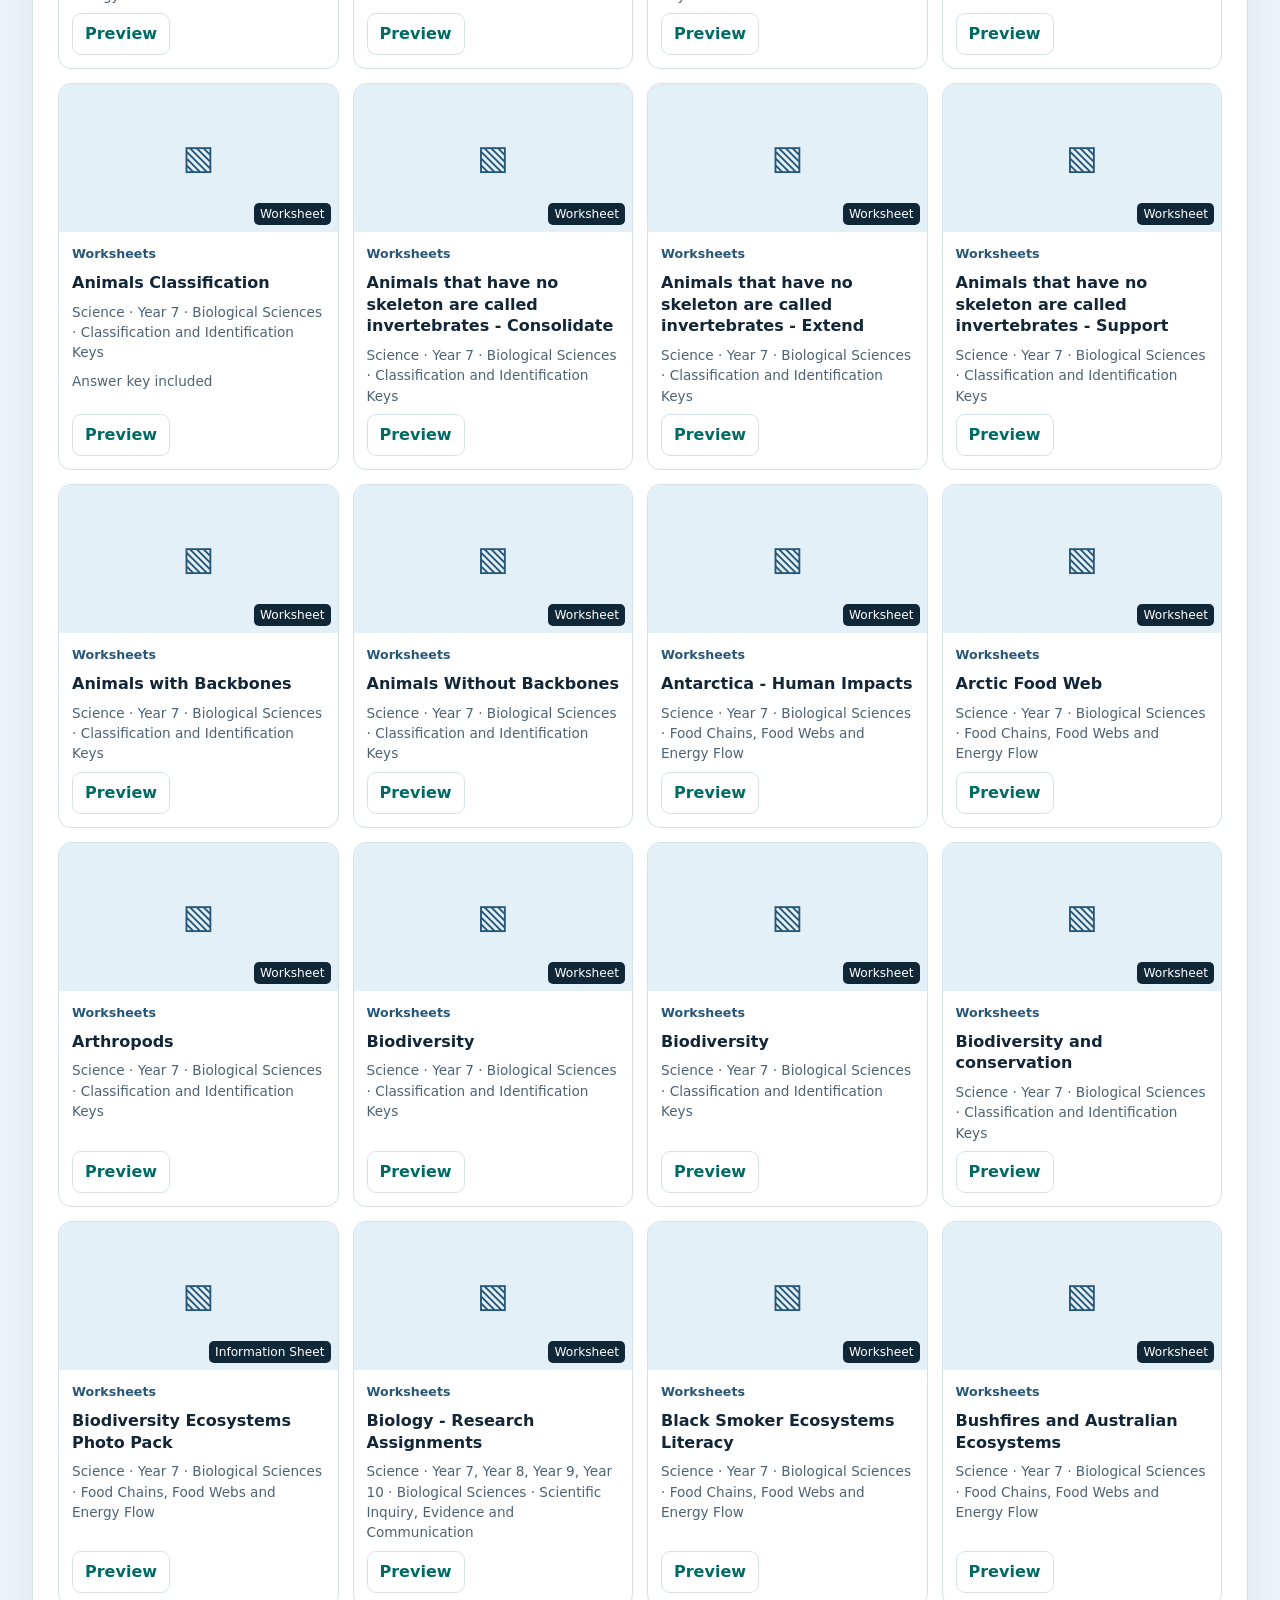
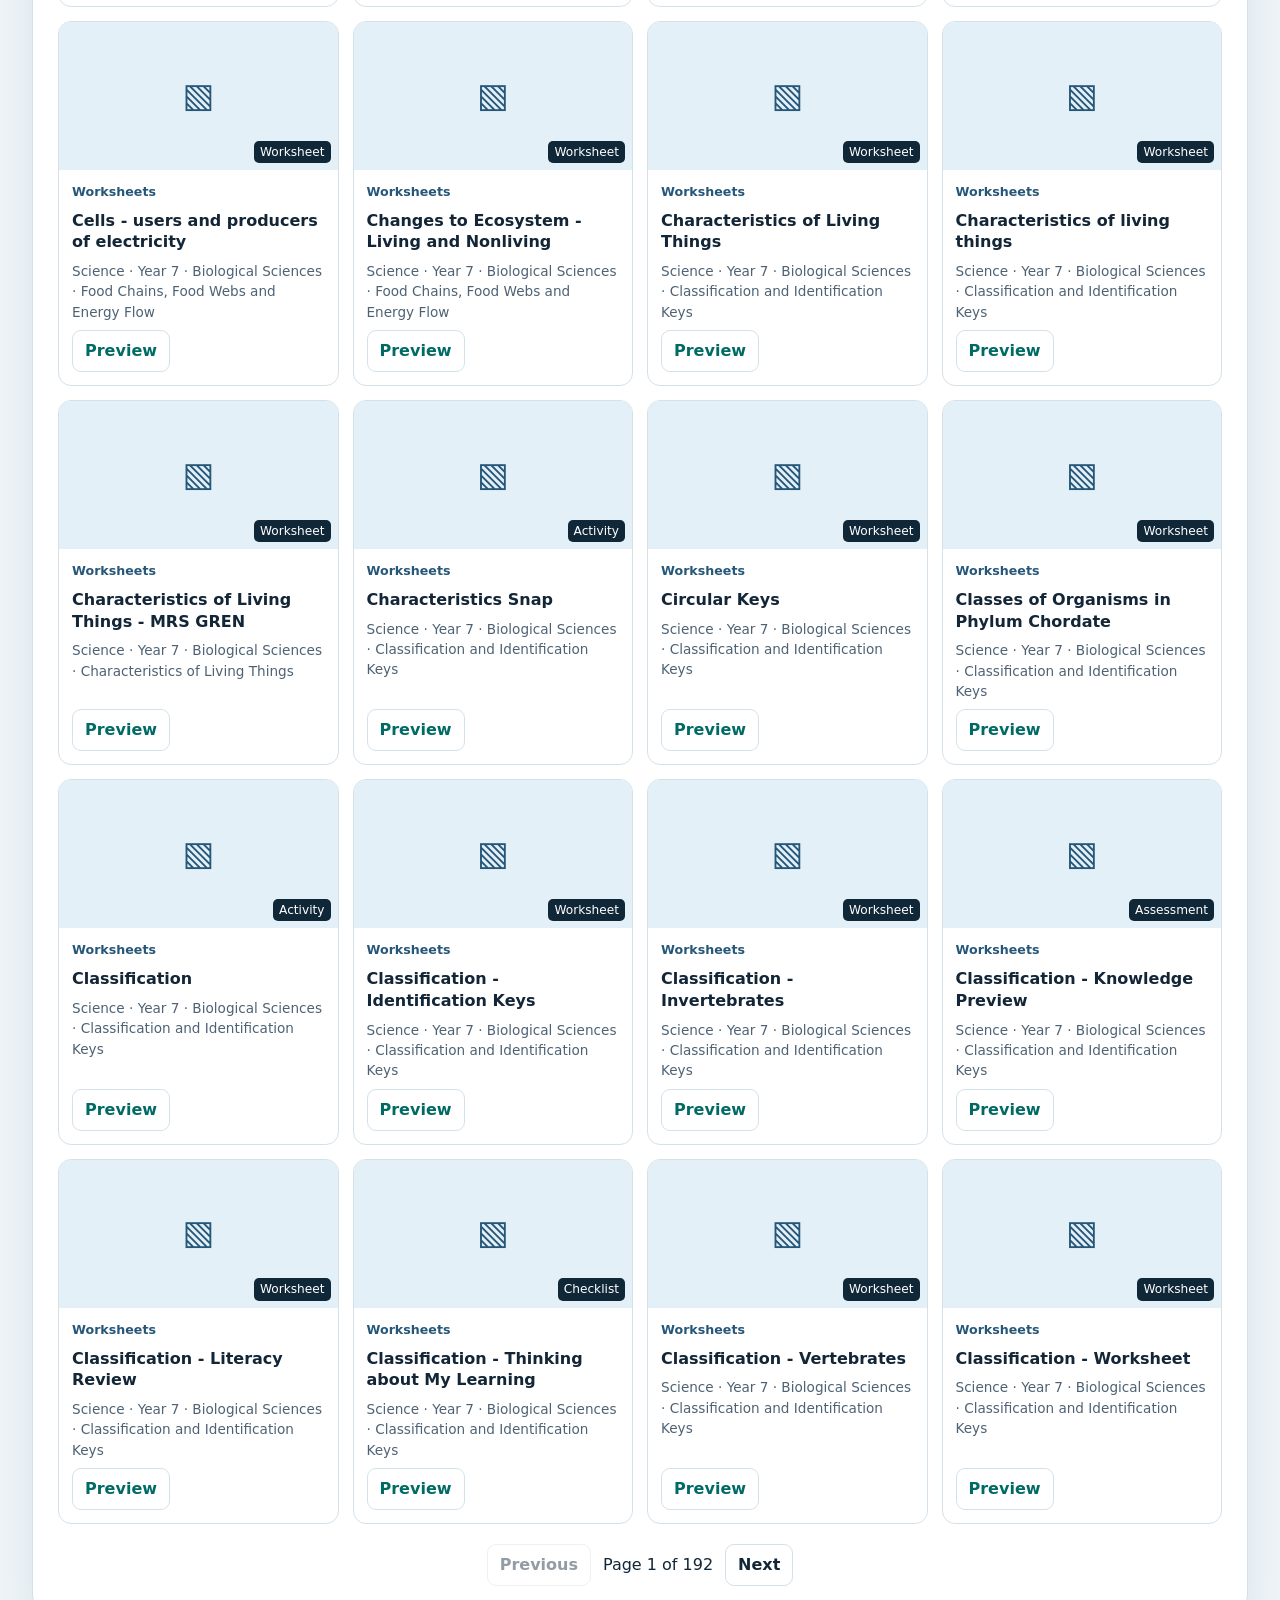
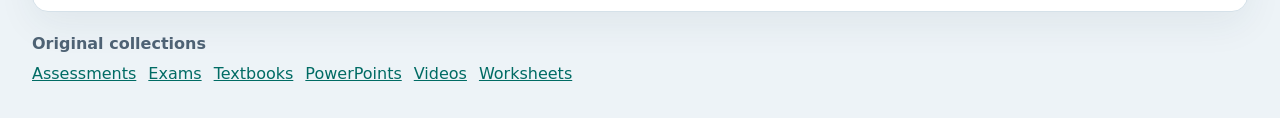
<file: worksheets.html>
<!doctype html>
<html lang="en-AU">
<head>
<meta charset="utf-8">
<meta name="viewport" content="width=device-width, initial-scale=1">
<meta name="theme-color" content="#081725">
<title>Worksheets · Science Vault Resource Hub</title>
<link rel="stylesheet" href="style.css?v=collection-filters-2">
<script type="module" src="app.js?v=worksheet-search-1"></script>
</head>
<body data-collection="worksheets">
<a class="skip" href="#query">Skip to search</a>
<header class="topbar"><div class="wrap topbar-inner">
<a class="brand" href="./"><span class="brand-mark" aria-hidden="true">✳</span><span>Science Vault</span></a>
<nav class="top-nav" aria-label="Main navigation"><a class="top-link" href="#catalogue">Resource catalogue</a><a class="top-link" href="./#assessment-builders">Assessment builders</a></nav>
</div></header>
<main class="wrap">
<section class="intro">
  <div class="intro-copy">
    <p class="eyebrow">Resource Hub</p>
    <h1>Worksheets</h1>
    <p class="intro-description">Browse the worksheets catalogue or <a href="worksheet-builder.html">build a custom worksheet</a>.</p>
    <div class="search-box">
      <span class="search-icon" aria-hidden="true"></span>
      <input aria-label="Search resources" id="query" type="search" placeholder="Search by title, topic or keyword">
      <kbd aria-hidden="true">/</kbd>
    </div>
  </div>
  <div class="orbit" aria-hidden="true"><div class="orbit-ring outer"></div><div class="orbit-ring middle"></div><div class="orbit-ring inner"></div><div class="orbit-core"></div><i></i><i></i><i></i><i></i></div>
</section>
<nav id="collections" aria-label="Resource collections"></nav>
<section class="catalogue" id="catalogue" aria-labelledby="catalogue-title">
<div class="catalogue-head"><h2 id="catalogue-title">Worksheets catalogue</h2><div class="catalogue-options"><label class="sort">Sort by <select id="sort"><option value="curriculum">Curriculum order</option><option value="newest">Recently added</option></select></label><label class="sort">Resources per page <select id="pageSize"><option>20</option><option selected>40</option><option>60</option><option>100</option></select></label></div></div>
<div class="filters">
<label>Publisher<select id="publisher" data-all="All publishers"><option value="">All publishers</option></select></label>
<label>Source category<select id="publisherCategory" data-all="All source categories"><option value="">All source categories</option></select></label>
<label>Learning area<select id="area" data-all="All learning areas"><option value="">All learning areas</option></select></label>
<label>Subject<select id="subject" data-all="All subjects"><option value="">All subjects</option></select></label>
<label>Year level<select id="year" data-all="All year levels"><option value="">All year levels</option></select></label>
<label>Strand<select id="strand" data-all="All strands"><option value="">All strands</option></select></label>
<label>Topic<select id="topic" data-all="All topics"><option value="">All topics</option></select></label>
<label>Collection<select id="collection" data-all="All resources"><option value="">All resources</option></select></label>
<label>Resource type<select id="resourceTypes" data-all="All resource types"><option value="">All resource types</option></select></label>
<button id="clear" type="button">Clear filters</button>
</div>
<div class="results-bar"><p id="status" role="status">Loading catalogue…</p></div>
<div id="results"></div>
<nav id="pages" aria-label="Results pages"></nav>
</section>
<footer><p>Original collections</p><div id="sources"></div></footer>
</main>
<dialog id="detail" aria-labelledby="detail-title"><div class="dialog-head"><h2 id="detail-title"></h2><form method="dialog"><button aria-label="Close preview">Close</button></form></div><p id="detail-meta"></p><div id="actions"></div><div id="preview"></div><section id="related-files" hidden></section></dialog>
</body>
</html>
</file>
<file: style.css>
:root {
  font-family: Inter, "Segoe UI", system-ui, sans-serif;
  color: #122637;
  background: #edf3f7;
  line-height: 1.5;
  --navy: #081725;
  --ink: #122637;
  --muted: #4e6274;
  --line: #d5e1e9;
  --teal: #006b64;
  --accent: #49efce;
}
* { box-sizing: border-box; }
body { margin: 0; background: radial-gradient(ellipse at 50% 0, #dce9f1, transparent 55%); }
.wrap { width: min(100% - 64px, 1320px); margin-inline: auto; }
a { color: var(--teal); }
button, select, input { font: inherit; color: inherit; }
button, select { background: white; border: 1px solid var(--line); border-radius: 9px; min-height: 42px; padding: 8px 12px; }
button { cursor: pointer; font-weight: 650; transition: background .16s, border-color .16s; }
button:hover:not(:disabled) { border-color: var(--teal); background: #eaf8f5; }
button:disabled { cursor: default; opacity: .45; }
:focus-visible { outline: 3px solid #087f9b; outline-offset: 3px; }
.skip { position: fixed; top: 12px; left: 12px; z-index: 2; padding: 10px; background: white; transform: translateY(-150%); }
.skip:focus { transform: none; }
.topbar { color: #e9f5fc; background: var(--navy); border-bottom: 1px solid #23394c; }
.topbar-inner { min-height: 68px; display: flex; align-items: center; justify-content: space-between; gap: 16px; }
.brand, .top-link { color: inherit; text-decoration: none; }
.brand { display: inline-flex; align-items: center; gap: 11px; font-weight: 800; font-size: 1.12rem; }
.brand-mark { display: grid; place-items: center; color: var(--accent); background: #132f3c; border: 1px solid #365965; border-radius: 9px; width: 36px; height: 36px; font-size: 1.35rem; }
.top-link { color: #b8d0de; font-size: .92rem; }
.top-link:hover { color: var(--accent); }
.intro { isolation: isolate; position: relative; overflow: hidden; margin-block: 22px 18px; border: 1px solid #1c3d51; border-radius: 20px; background: radial-gradient(ellipse at 82% 52%, #115664 0, #0c2337 38%, var(--navy) 75%); color: #f1f8ff; }
.intro::before { content: ""; position: absolute; inset: 0; z-index: -1; background: linear-gradient(90deg, #081725 25%, transparent 66%), repeating-linear-gradient(0deg, #6aacbf22 0 1px, transparent 1px 32px), repeating-linear-gradient(90deg, #6aacbf22 0 1px, transparent 1px 32px); }
.intro-copy { padding: clamp(28px, 4vw, 54px); position: relative; z-index: 1; }
.eyebrow { margin: 0 0 12px; color: var(--accent); font-size: .9rem; font-weight: 700; letter-spacing: .13em; text-transform: uppercase; }
h1 { font-size: clamp(2.6rem, 5.8vw, 5.2rem); line-height: .99; letter-spacing: -.06em; margin: 0; }
h1 span { color: var(--accent); }
.intro-description { color: #bed1df; max-width: 43ch; margin: 17px 0 23px; }
.search-box { display: flex; align-items: center; gap: 12px; max-width: 540px; padding: 5px 13px; background: #122b3e; border: 1px solid #4b7c8d; border-radius: 10px; }
.search-box:focus-within { outline: 2px solid var(--accent); outline-offset: 2px; }
.search-box input { width: 100%; min-width: 0; min-height: 44px; border: 0; outline: 0; background: transparent; color: white; }
.search-box input::placeholder { color: #b6cdd9; }
.search-icon { width: 15px; height: 15px; flex: none; border: 2px solid var(--accent); border-radius: 50%; position: relative; }
.search-icon::after { content: ""; position: absolute; width: 7px; height: 2px; bottom: -3px; right: -5px; transform: rotate(45deg); background: var(--accent); }
kbd { border: 1px solid #416174; border-radius: 5px; padding: 0 7px; color: #c3d8e5; }
.orbit { pointer-events: none; position: absolute; width: 330px; aspect-ratio: 1; top: 50%; right: 11%; transform: translateY(-50%); }
.orbit-ring, .orbit-core { position: absolute; inset: 0; border: 1px solid #64d9dc65; border-radius: 50%; }
.orbit-ring.outer { border-style: dashed; }
.orbit-ring.middle { inset: 13%; box-shadow: 0 0 36px #49efce29, inset 0 0 25px #49efce29; }
.orbit-ring.inner { inset: 27%; border-color: #7bf5e099; }
.orbit-core { inset: 36%; background: radial-gradient(circle at 33% 31%, #c7fff3, #47dec5 22%, #188da0 51%, #0a2c4b 76%); box-shadow: 0 0 35px #49efce69; }
.orbit i { position: absolute; width: 10px; height: 10px; border-radius: 50%; background: #9cfff1; box-shadow: 0 0 17px #49efce; }
.orbit i:nth-of-type(1) { top: 12%; left: 49%; }
.orbit i:nth-of-type(2) { top: 63%; left: 10%; }
.orbit i:nth-of-type(3) { top: 73%; left: 78%; }
.orbit i:nth-of-type(4) { top: 37%; left: 97%; }
#collections { display: grid; grid-template-columns: repeat(6, minmax(0, 1fr)); gap: 10px; margin-bottom: 18px; }
.collection-tab { text-align: left; display: flex; align-items: center; gap: 10px; padding: 12px; border-radius: 12px; }
.collection-tab[aria-pressed="true"] { color: white; background: #0e2d40; border-color: #0e2d40; box-shadow: inset 0 -3px var(--accent); }
.collection-icon { display: grid; place-items: center; width: 36px; height: 36px; flex: none; border-radius: 8px; font-size: 1.3rem; color: var(--teal); background: #e1f4f2; }
.collection-tab[aria-pressed="true"] .collection-icon { background: #174554; color: var(--accent); }
.collection-caption { display: grid; }
.collection-caption strong { font-size: .95rem; }
.collection-count { font-size: .82rem; font-weight: 500; color: var(--muted); }
.collection-tab[aria-pressed="true"] .collection-count { color: #c6deea; }
.catalogue { border: 1px solid var(--line); border-radius: 16px; padding: clamp(14px, 2vw, 25px); background: #fff; box-shadow: 0 12px 38px #213d5011; }
.catalogue-head { display: flex; align-items: center; justify-content: space-between; gap: 12px; margin-bottom: 15px; }
.catalogue-head h2 { font-size: clamp(1.28rem, 2.5vw, 1.85rem); margin: 0; letter-spacing: -.025em; }
.sort { white-space: nowrap; color: var(--muted); font-size: .9rem; }
.sort select { margin-left: 5px; }
.filters { display: grid; grid-template-columns: repeat(4,minmax(0,1fr)) auto; gap: 10px; align-items: end; background: #f0f5f8; padding: 12px; border-radius: 12px; }
.filters label { display: grid; gap: 4px; font-size: .9rem; font-weight: 650; }
.filters select { width: 100%; min-width: 0; font-weight: 500; }
.results-bar { margin: 17px 0 12px; color: var(--muted); font-size: .93rem; }
#results { display: grid; grid-template-columns: repeat(4,minmax(0,1fr)); gap: 14px; }
.card { --tile: #e4f0f8; --tone: #265779; background: #fff; border: 1px solid var(--line); border-radius: 13px; overflow: hidden; display: flex; flex-direction: column; transition: box-shadow .16s, border-color .16s; }
.card:hover { border-color: #92aebd; box-shadow: 0 8px 22px #1b3d5014; }
.card[data-kind="videos"] { --tile: #d9f0ec; --tone: #005f57; }
.card[data-kind="textbooks"] { --tile: #f5eadb; --tone: #765318; }
.card[data-kind="exams"] { --tile: #e1eef2; --tone: #245d66; }
.card[data-kind="assessments"] { --tile: #e8ebfb; --tone: #44518a; }
.tile { height: 148px; position: relative; display: grid; place-items: center; overflow: hidden; background: var(--tile); color: var(--tone); }
.tile img { position: absolute; inset: 0; width: 100%; height: 100%; object-fit: contain; }
.tile-icon { font-size: 2.1rem; }
.tile.has-image .tile-icon { visibility: hidden; }
.tile-format { position: absolute; bottom: 7px; right: 7px; max-width: calc(100% - 14px); overflow: hidden; text-overflow: ellipsis; white-space: nowrap; background: #102738; color: white; border-radius: 5px; padding: 2px 6px; font-size: .76rem; }
.card-body { padding: 13px; display: flex; flex: 1; flex-direction: column; align-items: flex-start; gap: 8px; }
.card-category { color: var(--tone); font-size: .79rem; font-weight: 750; }
.card h3 { font-size: 1rem; line-height: 1.35; margin: 0; overflow-wrap: anywhere; }
.meta { color: var(--muted); font-size: .85rem; margin: 0; overflow-wrap: anywhere; }
.card button { margin-top: auto; color: var(--teal); }
#pages, #actions, #sources { display: flex; flex-wrap: wrap; align-items: center; gap: 12px; }
#pages { justify-content: center; margin-top: 20px; }
footer { padding: 20px 0 32px; color: var(--muted); }
footer p { margin: 0 0 6px; font-weight: 650; }
dialog { width: min(850px, 94vw); max-height: 90vh; border: 1px solid var(--line); border-radius: 15px; padding: 19px; color: var(--ink); box-shadow: 0 24px 80px #0005; }
dialog::backdrop { background: #071624bb; }
.dialog-head { display: flex; justify-content: space-between; align-items: start; gap: 14px; }
.dialog-head h2 { margin: 0; overflow-wrap: anywhere; }
#detail-meta { color: var(--muted); }
#preview { margin-top: 14px; }
#preview :is(iframe, video) { width: 100%; height: min(54vh,540px); border: 0; background: #e8f0f4; border-radius: 8px; }
@media (max-width: 1050px) {
  .orbit { right: 5%; opacity: .72; width: 280px; }
  #collections { grid-template-columns: repeat(3,minmax(0,1fr)); }
  #results { grid-template-columns: repeat(3,minmax(0,1fr)); }
}
@media (max-width: 720px) {
  .wrap { width: calc(100% - 28px); }
  .orbit { right: -90px; width: 260px; opacity: .32; }
  .filters { grid-template-columns: repeat(2,minmax(0,1fr)); }
  #collections, #results { grid-template-columns: repeat(2,minmax(0,1fr)); }
  .tile { height: 115px; }
}
@media (max-width: 420px) {
  .top-link, kbd { display: none; }
  .intro-copy { padding: 22px; }
  .collection-tab { padding: 8px; gap: 7px; }
  .collection-icon { width: 27px; height: 30px; }
  #results { grid-template-columns: 1fr; }
}
@media (prefers-reduced-motion: reduce) { *, *::before, *::after { transition: none !important; } }

.top-nav { display: flex; flex-wrap: wrap; justify-content: end; gap: 6px 18px; }
.builder-section { margin-block: 0 18px; }
.builder-section .catalogue-head { margin-bottom: 6px; }
.builder-section p { margin: 0 0 14px; color: var(--muted); }
.builder-links { display: grid; grid-template-columns: repeat(2, minmax(0, 1fr)); gap: 10px; }
.builder-links a { display: grid; gap: 3px; padding: 12px 14px; border: 1px solid var(--line); border-radius: 10px; background: #f0f8f7; color: var(--teal); text-decoration: none; }
.builder-links a:hover { border-color: var(--teal); background: #e3f4f1; }
.builder-links span { font-size: .9rem; }
@media (max-width: 420px) {
  .top-nav .top-link:last-child { display: inline; }
  .builder-links { grid-template-columns: 1fr; }
}

.collection-tab { text-decoration: none; }
.collection-tab[aria-current="page"] { border-color: var(--teal); box-shadow: inset 0 0 0 1px var(--teal); }

.catalogue-options { display: flex; flex-wrap: wrap; gap: 10px 18px; }
body[data-collection] .filters { grid-template-columns: repeat(auto-fit, minmax(min(100%, 180px), 1fr)); }
body[data-collection] .intro-copy { padding-block: clamp(20px, 3vw, 36px); }
</file>
<file: worksheet-builder.css>
.builder-main { padding-bottom: 36px; }
.builder-main [hidden] { display: none; }
.builder-intro h1 { font-size: clamp(2.45rem, 5.2vw, 4.6rem); }
.builder-intro .intro-description { margin-bottom: 12px; }
.builder-bank-count { color: var(--accent); margin: 0; font-weight: 650; }
.builder-intro .orbit { width: clamp(210px, 24vw, 290px); }
.builder-main .builder-filters { grid-template-columns: repeat(3, minmax(0, 1fr)); }
.builder-main .builder-refine { grid-template-columns: repeat(4, minmax(0, 1fr)); margin-top: 10px; }
.builder-filters select {
  appearance: none;
  padding-right: 30px;
  background-image: linear-gradient(45deg, transparent 50%, var(--muted) 50%), linear-gradient(135deg, var(--muted) 50%, transparent 50%);
  background-position: right 15px center, right 10px center;
  background-size: 5px 5px;
  background-repeat: no-repeat;
}
.builder-filters select:disabled { color: var(--muted); background-color: #f4f7f9; }
.builder-main .results-bar:empty { display: none; }
.gen-tree { max-height: 55vh; overflow: auto; border: 1px solid var(--line); border-radius: 12px; }
.gen-tree-lesson + .gen-tree-lesson { border-top: 1px solid var(--line); }
.gen-tree-lesson-title { padding: 11px 15px; background: #e8f2f7; color: var(--ink); font-weight: 700; }
.gen-section { padding: 8px 12px; }
.gen-section + .gen-section { border-top: 1px solid var(--line); }
.gen-section-title, .gen-q { cursor: pointer; }
.gen-section-title { display: flex; align-items: center; gap: 8px; padding: 6px; font-weight: 650; }
.gen-section-title .sub { color: var(--muted); font-weight: 450; }
.gen-q { display: grid; grid-template-columns: auto 2ch minmax(0, 1fr) auto; align-items: start; gap: 10px; border-radius: 8px; padding: 8px 6px; }
.gen-q:hover, .gen-q:has(input:checked) { background: #eaf8f5; }
.gen-q-num { color: var(--muted); overflow-wrap: anywhere; }
.gen-q-badges { display: flex; flex-wrap: wrap; gap: 4px; }
.gen-badge { padding: 1px 7px; border-radius: 6px; color: var(--teal); background: #e1f4f2; font-size: .85rem; }
.gen-options { display: flex; align-items: center; flex-wrap: wrap; gap: 12px 18px; margin-top: 16px; }
.gen-options label { display: flex; align-items: center; gap: 6px; }
.builder-main input[type="checkbox"] { accent-color: var(--teal); width: 1rem; height: 1rem; flex: none; }
.gen-count { margin-left: auto; color: var(--muted); }
.builder-main .builder-generate { border-color: var(--teal); background: var(--teal); color: #fff; }
.builder-main .builder-generate:hover:not(:disabled) { background: #005a54; }
.builder-note { width: 100%; margin: 0; color: var(--muted); font-size: .92rem; }
@media (max-width: 680px) {
  .builder-main .builder-filters { grid-template-columns: repeat(2, minmax(0, 1fr)); }
  .builder-intro .orbit { display: none; }
  .gen-q { grid-template-columns: auto 2ch minmax(0, 1fr); }
  .gen-q-badges { grid-column: 3; }
  .gen-count { margin-left: 0; }
}
</file>
